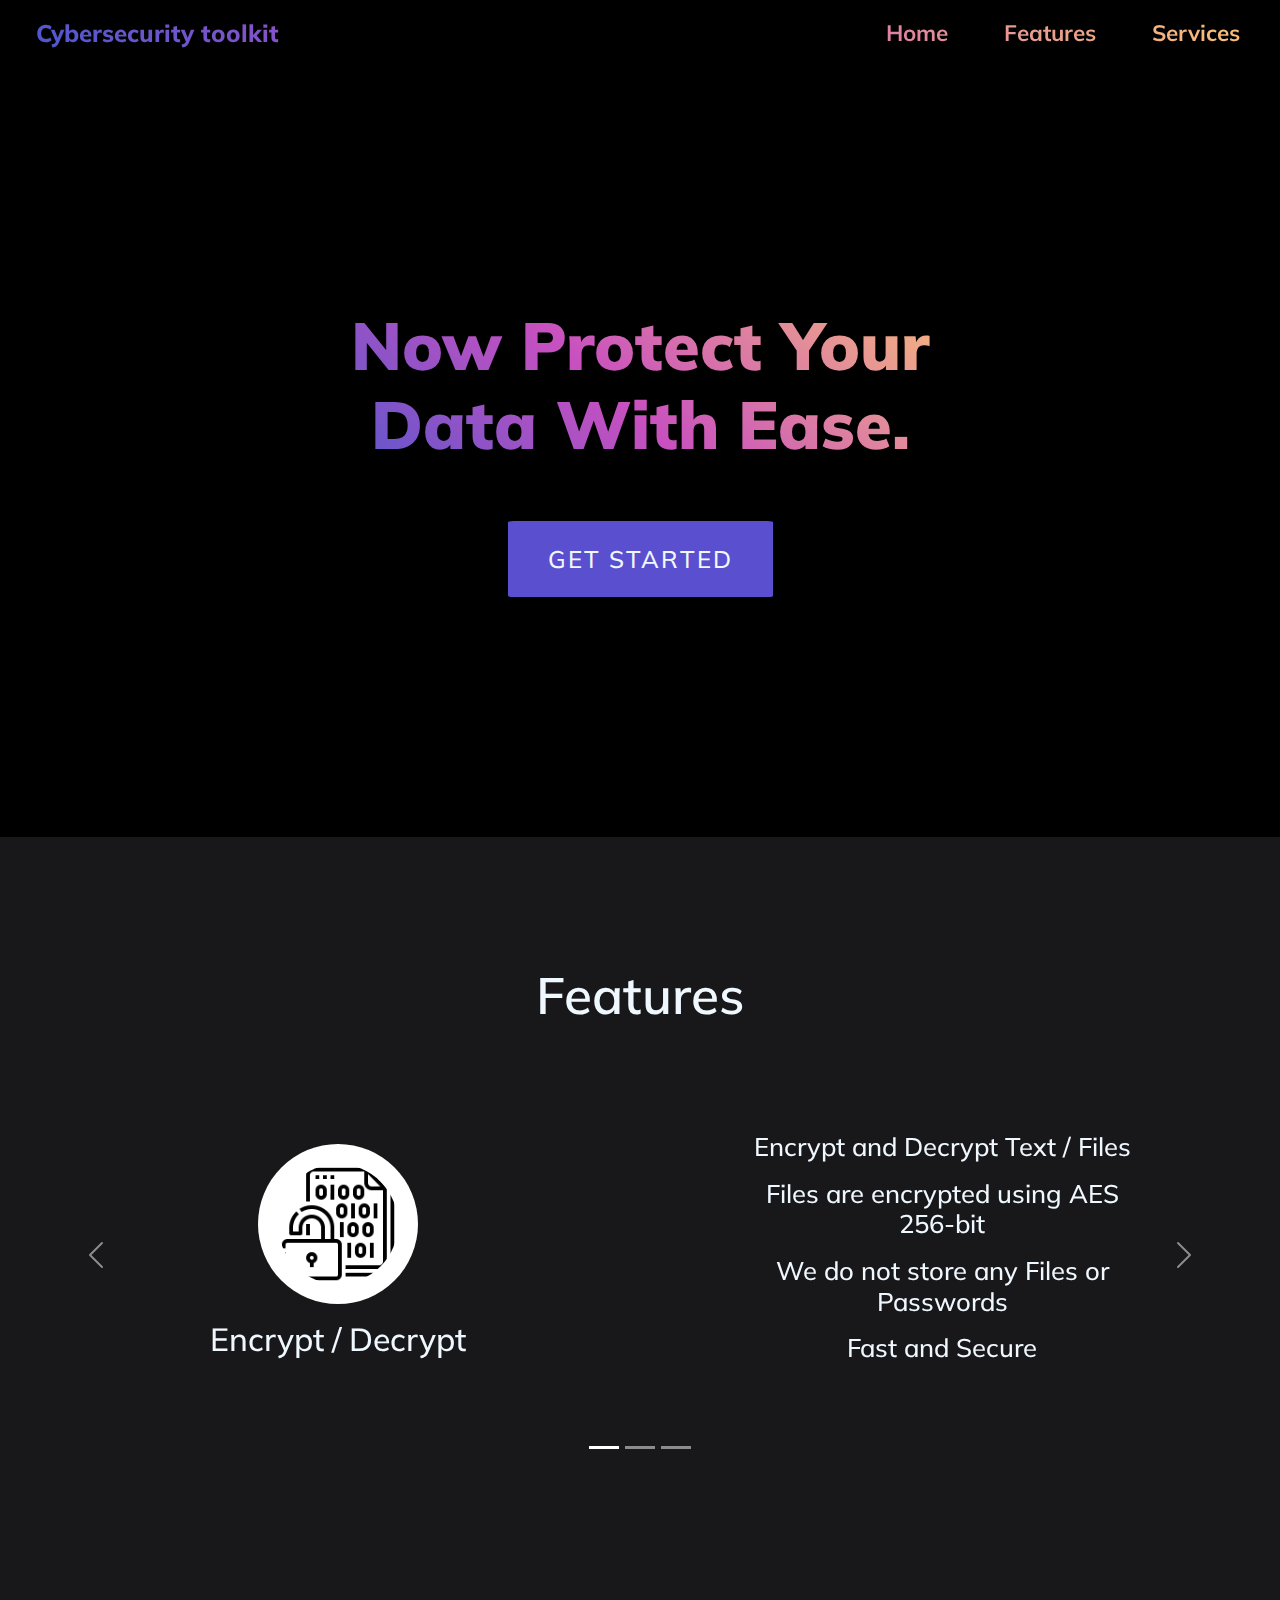
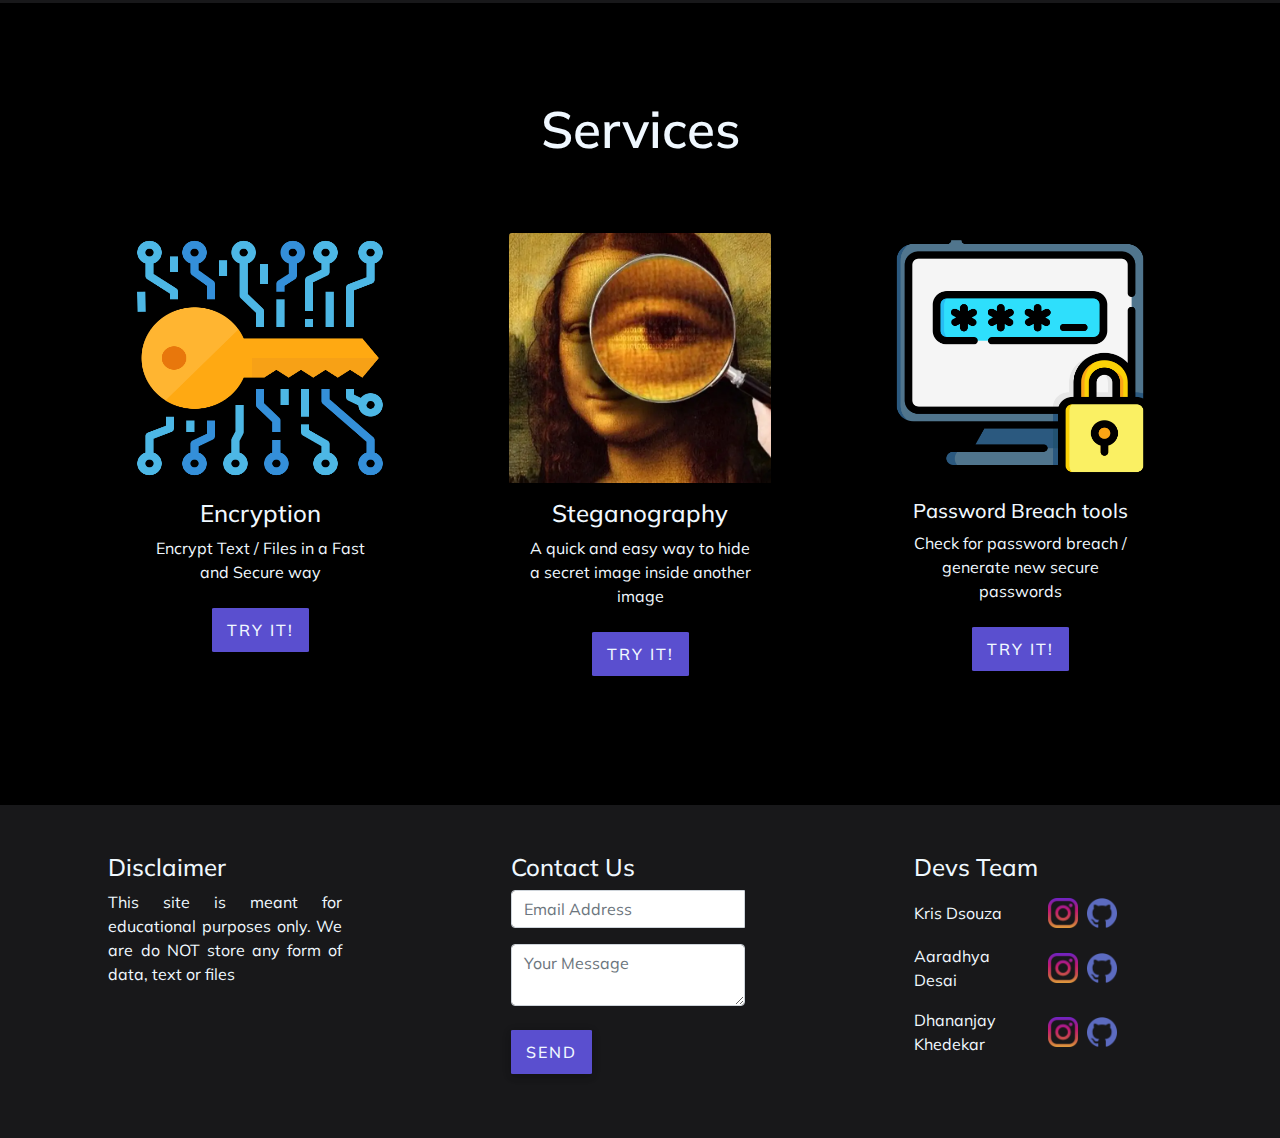
<file: landing-page1/index.html>
<!DOCTYPE html>
<html lang="en">
  <head>
    <meta charset="UTF-8" />
    <meta http-equiv="X-UA-Compatible" content="IE=edge" />
    <meta name="viewport" content="width=device-width, initial-scale=1.0" />
    <link
      rel="stylesheet"
      href="https://fonts.googleapis.com/css?family=Muli:200,300,400,500,600,700,800,900&display=swap"
    />
    <link rel="stylesheet" type="text/css" href="../css/bootstrap.min.css" />
    <link
      rel="stylesheet"
      type="text/css"
      href="../landing-page1/css/styles.css"
    />
    <title>Cybersecurity toolkit</title>
  </head>
  <body>
    <nav class="navbar navbar-expand-lg navbar-dark bg-dark">
      <div class="container-fluid">
        <a class="ms-4 navbar-brand" href="#">Cybersecurity toolkit</a>
        <button
          class="navbar-toggler"
          type="button"
          data-bs-toggle="collapse"
          data-bs-target="#navbarNavAltMarkup"
          aria-controls="navbarNavAltMarkup"
          aria-expanded="false"
          aria-label="Toggle navigation"
        >
          <span class="navbar-toggler-icon"></span>
        </button>
        <div class="collapse navbar-collapse" id="navbarNavAltMarkup">
          <div class="navbar-nav ms-auto">
            <a class="nav-link active" aria-current="page" href="#Home">Home</a>
            <a class="nav-link" href="#Features">Features</a>
            <a class="nav-link" href="#Services">Services</a>
           
          </div>
        </div>
      </div>
    </nav>

    <section id="Home">
      <div class="container-fluid home-container">
        <div class="row align-items-center">
          <h1>Now Protect Your Data With Ease.</h1>
          <div class="started mt-5 text-center">
            <button
              class="bttn-dark"
              onclick="location.href='#Features'"
              type="button"
            >
              Get Started
            </button>
          </div>
        </div>
      </div>
    </section>
  
  
    <section id="Features">
      <div class="f-cont">
     
        <h1 class="text-center features-h1">Features</h1>
  
        <div
          id="carouselExampleIndicators"
          class="carousel slide"
          data-bs-ride="carousel"
          data-bs-interval="4000"
        >
          <div class="carousel-indicators">
            <button
              type="button"
              data-bs-target="#carouselExampleIndicators"
              data-bs-slide-to="0"
              class="active"
              aria-current="true"
              aria-label="Slide 1"
            ></button>
            <button
              type="button"
              data-bs-target="#carouselExampleIndicators"
              data-bs-slide-to="1"
              aria-label="Slide 2"
            ></button>
            <button
              type="button"
              data-bs-target="#carouselExampleIndicators"
              data-bs-slide-to="2"
              aria-label="Slide 3"
            ></button>
          </div>
          <div class="carousel-inner">
            <div class="carousel-item active">
              <div class="mt-5 mb-5 px-5 py-5 features-cont">
                <div class="row d-flex align-items-center">
                  <div class="col-12 col-md-6 text-center">
                    <img
                      src="./images/encryption.png"
                      class="img-thumbnail"
                      alt="..."
                    />
                    <h2 class="mt-3">Encrypt / Decrypt</h2>
                  </div>
                  <div class="col-12 col-md-6 text-center ">
                    <h2> 
                      <ul class="mx-5 px-5 c-text">
                        <p>Encrypt and Decrypt Text / Files</p>
                        <p>Files are encrypted using AES 256-bit</p>
                        <p>We do not store any Files or Passwords</p>
                        <p>Fast and Secure</p>
                      </ul>
                    </h2>
                  </div>
                </div>
              </div>
            </div>
            <div class="carousel-item">
              <div class="mt-5 mb-5 px-5 py-5 features-cont">
                <div class="row d-flex align-items-center">
                  <div class="col-12 col-md-6 text-center">
                    <img
                      src="./images/hide.png"
                      class="img-thumbnail"
                      alt="..."
                    />
                    <h2 class="mt-3">Image Steganography</h2>
                  </div>
                  <div class="col-12 col-md-6 text-center ">
                    <h2>
                      <ul class="mx-5 px-5 c-text">
                        <p>Hide an image within other image</p>
                        <p>Extract hidden image from other image</p>
                        <p>LSB steganography Algorithm</p>
                        <p>Download hidden images / Extracted image</p>
                      </ul>
                    </h2>
                  </div>
                </div>
              </div>
            </div>
            <div class="carousel-item">
              <div class="mt-5 mb-5 px-5 py-5 features-cont">
                <div class="row d-flex align-items-center">
                  <div class="col-12 col-md-6 text-center">
                    <img
                      src="./images/breach.png"
                      class="img-thumbnail"
                      alt="..."
                    />
                    <h3 class="mt-3">Password Breach Detection</h3>
                  </div>
                  <div class="col-12 col-md-6 text-center ">
                    <h2>
                      <ul  class="mx-5 px-5 mb-4 c-text">
                        <p>Checks if Password has been breached</p>
                        <p>Test the strength of a password</p>
                        <p>Generate New and Secure</p>
                        <p>We do not log or store passwords</p>
                      </ul>
                    </h2>
                  </div>
                </div>
              </div>
            </div>
          </div>
          <button
            class="carousel-control-prev"
            type="button"
            data-bs-target="#carouselExampleIndicators"
            data-bs-slide="prev"
          >
            <span class="carousel-control-prev-icon" aria-hidden="true"></span>
            <span class="visually-hidden">Previous</span>
          </button>
          <button
            class="carousel-control-next"
            type="button"
            data-bs-target="#carouselExampleIndicators"
            data-bs-slide="next"
          >
            <span class="carousel-control-next-icon" aria-hidden="true"></span>
            <span class="visually-hidden">Next</span>
          </button>
        </div>
      </div>
    </section>
  
    <section id="Services">
      <div class="container s-cont text-center">
        <div class="row justify-content-center text-center justify-content-around">
        <h1 class="text-center features-h1 mb-5">Services</h1>
          <div class="card pt-4" style="width: 18rem">
            <img src="./images/enc.png" class="card-img-top" alt="..." />
            <div class="card-body">
              <h4 class="card-title">Encryption</h4>
              <p class="card-text">
                Encrypt Text / Files in a Fast and Secure way
              </p>
              <div class="services-btn mt-4 text-center">
    
                <button
                data-bs-toggle="modal" data-bs-target="#exampleModal"
                  class="bttn-dark"
                  
                  type="button"
                >
                  Try it!
                </button>
              </div>
              
            </div>
          </div>
  
          <div class="card pt-4" style="width: 18rem">
            <img src="./images/steag.png" class="card-img-top" alt="..." />
            <div class="card-body">
              <h4 class="card-title">Steganography</h4>
              <p class="card-text">
                A quick and easy way to hide a secret image inside another image
              </p>
              <div class="services-btn mt-4 text-center">
                <a href="../comp/staego/index.html" target="_blank">
                  <button
                  class="bttn-dark"
                  type="button"
                >
                  Try it!
                </button>
                </a>
                
              </div>
            </div>
          </div>
  
          <div class="card card-l pt-4" style="width: 18rem">
            <img src="./images/password.png" class="card-img-top" alt="..." />
            <div class="card-body">
              <h5 class="card-title">Password Breach tools</h5>
              <p class="card-text">
                Check for password breach / generate new secure passwords
              </p>
              <div class="services-btn mt-4 text-center">
                <a href="../comp/pass/index.html" target="_blank">
                <button
                  class="bttn-dark"
                  type="button"
                
                >
                  Try it!
                </button>
              </a>
              </div>
            </div>
          </div>
        </div>
      </div>
    </section>
   

    <section id="Footer">
      <div class="foot-cont px-5 py-5 ">
        <div class="row text-center justify-content-around">
          <div class="col-sm-4 col-12 dis-text">
            <h4>Disclaimer</h4>
            <p>
                This site is meant for educational purposes only. We are do NOT store any form of data, text or files
            </p>
          </div>


          <div class="col-sm-4 col-12 dis-text dis1 mb-3">
            <h4>Contact Us</h4>
            <form action="https://formsubmit.co/a29fb6bd62eed990f98fec92450db65c" method="POST">
              <div class="input-group mb-3">
              <input  class="form-control" type="email" name="email" placeholder="Email Address" required>
              <input type="hidden" name="_next" value="https://cypher-inc.github.io/major-pro/landing-page1/thankyou.html">
              <input type="hidden" name="_autoresponse" value="Thank you for your interest! Your Message has been recieved. Our team will contact you soon">
           </div>



              <div class="input-group mb-3">
              <textarea type="text" class="form-control" name="name" placeholder="Your Message" required></textarea>
                </div>
              <div class="services-btn send-btn mt-4 text-center">
                <button class="bttn-dark" type="submit">Send</button>
              </div>
         </form>
<!-- 
         <form action="https://formsubmit.co/godofxandar@gmail.com" method="POST">
          <input type="email" name="email" required>
          <input type="text" name="name" required>
          <button type="submit">Send</button>
     </form> -->
          </div>


          <div class="col-sm-4 col-12 dis-text dis1">
            <h4 class="mb-3">Devs Team</h4>
            <div class="row align-items-center justify-content-center my-3">
              <div class="col-6">
                  Kris Dsouza
              </div>
              <div class="col-6 icon-div">
                <a href="https://www.instagram.com/kris_withh_a_k/" target="_blank"><img src="./images/instagram.png" class="icon" alt="..." /></a>
                <a href="https://github.com/Cypher-inc" target="_blank"><img src="./images/github.png" class="icon" alt="..." /></a>
              </div>
            </div>


            <div class="row align-items-center justify-content-center my-3">
              <div class="col-6 ">
                  Aaradhya Desai
              </div>
              <div class="col-6">
                <a href="https://www.instagram.com/desai_aaradhya/" target="_blank"><img src="./images/instagram.png" class="icon" alt="..." /></a>
                <img src="./images/github.png" class="icon" alt="..." />
              </div>
            </div>
          

            <div class="row  align-items-center justify-content-center my-3">
              <div class="col-6">
                  Dhananjay Khedekar
              </div>
              <div class="col-6">
                <a href="https://www.instagram.com/dhananjay__khedkar/" target="_blank"><img src="./images/instagram.png" class="icon" alt="..." /></a>
                <img src="./images/github.png" class="icon" alt="..." />
              </div>
            </div>

          </div>
        </div>

        </div>
      </div>
  
    </section>

    <!-- //////////////Scroll btn//////////////// -->
    <button
    type="button"
    class="btn btn-floating btn-lg scroll-top-btn"
    id="btn-back-to-top"
    >
  <!-- <i class="fas fa-arrow-up"></i> -->
  <img src="./images/arrow-up.svg" alt="..." width="25" height="30"/>

  </button>



    <!-- ///////////////Modal/////////////////// -->
    <section id="modal1">
<!-- Button trigger modal -->

<!-- Modal -->
<div class="modal fade" id="exampleModal" tabindex="-1" aria-labelledby="exampleModalLabel" aria-hidden="true">
  <div class="modal-dialog modal-dialog-centered">
    <div class="modal-content">
      <div class="modal-header text-center align-items-center">
        <div class="col-11">
          <!-- <h5 class="modal-title" id="exampleModalLabel">Modal title</h5> -->
          <h5 class="modal-title">Choose Encryption</h5>
        </div>
        <div class="col-1">
          <button type="button" class="btn btn-close" data-bs-dismiss="modal" aria-label="Close"></button>
        </div>
      </div>
      <div class="modal-body">
        <p>Choose the type of encryption you want to perform:</p>
        <ul>
          <li>
            For Text ONLY choose "Text"

          </li>
        <li>
          For Files, Images, etc choose "File"
        </li>
      </ul>

      </div>
      <div class="row m-footer text-center pb-3">
        <div class="col-6">
          <a href="../comp/text/index.html" target="_blank">
            <button type="button" class="btn text-btn" data-bs-dismiss="modal">Text</button>

          </a>

        </div>
        <div class="col-6">
          <a href="../comp/file/index.html" target="_blank">
          <button type="button" class="btn file-btn">Files</button>
          </a>

        </div>
      </div>
    </div>
  </div>
    </section>

    <script src="../landing-page1/js/scripts.js"></script>
    <script src="https://ajax.googleapis.com/ajax/libs/jquery/2.2.2/jquery.min.js"></script>
    <!-- <script
      src="https://cdn.jsdelivr.net/npm/bootstrap@5.0.2/dist/js/bootstrap.bundle.min.js"
      integrity="sha384-MrcW6ZMFYlzcLA8Nl+NtUVF0sA7MsXsP1UyJoMp4YLEuNSfAP+JcXn/tWtIaxVXM"
      crossorigin="anonymous"
    ></script> -->
    <script src="../js/bootstrap.bundle.min.js"></script>
  </body>
</html>
</file>
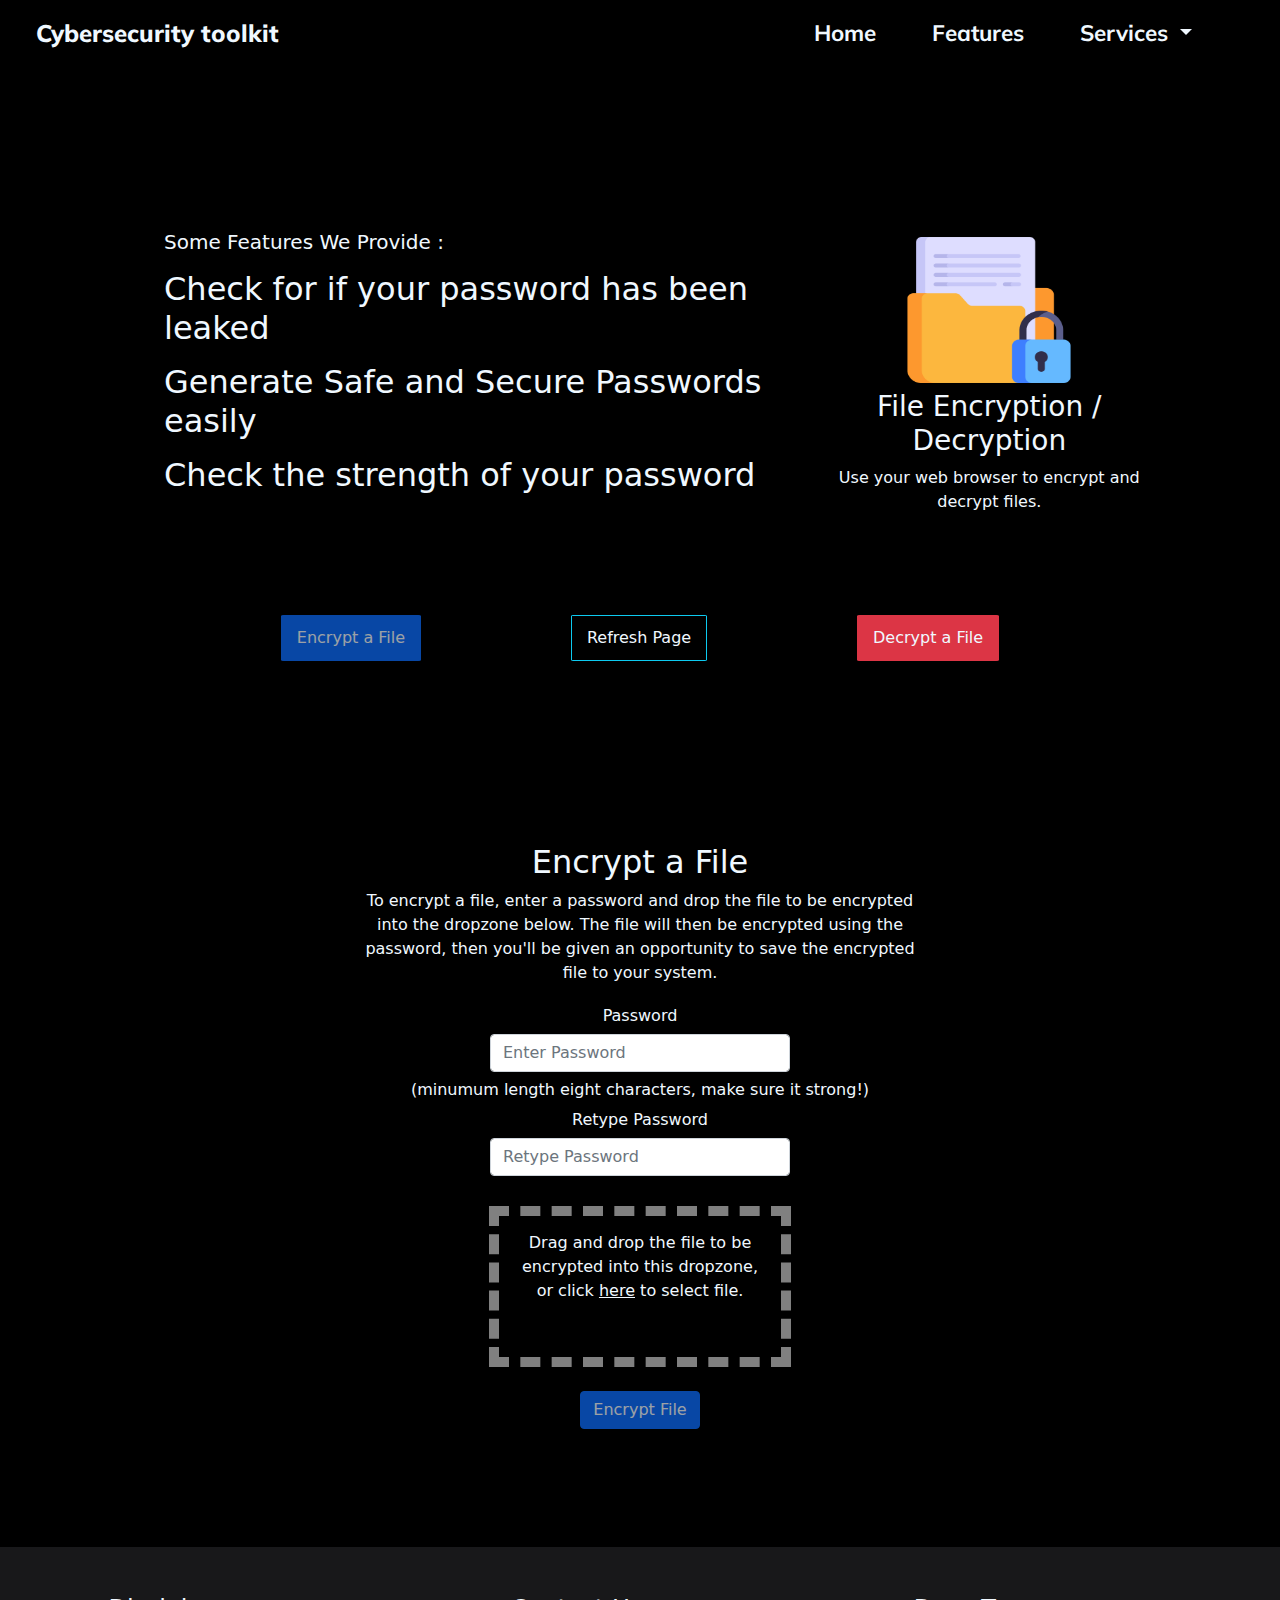
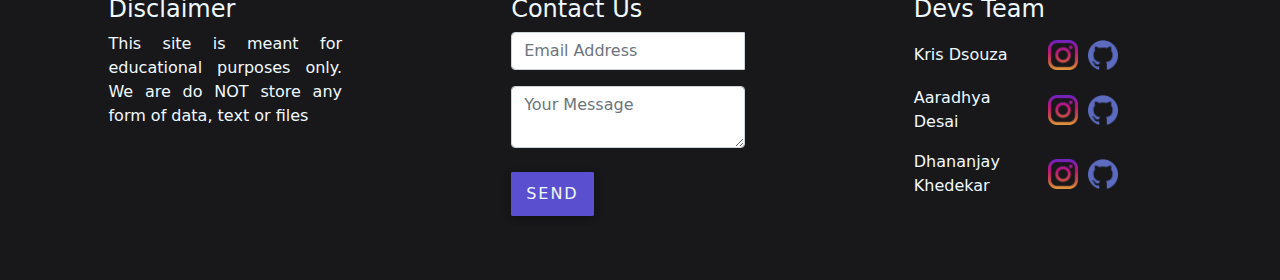
<file: comp/file/index.html>
<!DOCTYPE html>
<html lang="en">
  <head>
    <meta charset="UTF-8" />
    <meta http-equiv="X-UA-Compatible" content="IE=edge" />
    <meta name="viewport" content="width=device-width, initial-scale=1.0" />
    <title>File Encryption / Decryption</title>
    <link
      rel="stylesheet"
      href="https://fonts.googleapis.com/css?family=Muli:200,300,400,500,600,700,800,900&display=swap"
    />
    <link rel="stylesheet" type="text/css" href="./css/styles.css" />
    <link rel="stylesheet" href="../../css/bootstrap.min.css" />
  </head>

  <body>
    <section id="navbar">
      <nav class="navbar navbar-expand-lg navbar-dark">
        <div class="container-fluid">
          <a class="ms-4 navbar-brand" href="../../landing-page1/index.html">Cybersecurity toolkit</a>
          <button
            class="navbar-toggler"
            type="button"
            data-bs-toggle="collapse"
            data-bs-target="#navbarNavAltMarkup"
            aria-controls="navbarNavAltMarkup"
            aria-expanded="false"
            aria-label="Toggle navigation"
          >
            <span class="navbar-toggler-icon"></span>
          </button>
          <div class="collapse navbar-collapse" id="navbarNavAltMarkup">
            <div class="navbar-nav ms-auto me-5 align-items-center">
              <a class="nav-link active" aria-current="page" href="#Home"
                >Home</a
              >
              <a class="nav-link" href="#Generator">Features</a>
              <!-- <a class="nav-link dropdown-toggle" href="#" role="button" data-bs-toggle="dropdown" aria-expanded="false">
                      Services
                  </a> -->
              <li class="nav-item dropdown">
                <a
                  class="nav-link dropdown-toggle"
                  href="#"
                  id="navbarDropdown"
                  role="button"
                  data-bs-toggle="dropdown"
                  aria-expanded="false"
                >
                  Services
                </a>
                <ul
                  class="dropdown-menu ms-auto"
                  aria-labelledby="navbarDropdown"
                >
                  <li><a class="dropdown-item" href="../text/index.html">Text Enc/Dec</a></li>
                  <li><a class="dropdown-item" href="../pass/index.html">Pass-tools</a></li>
                  <li><a class="dropdown-item" href="../staego/index.html">Image Staeg</a></li>

                </ul>
              </li>
            </div>
          </div>
        </div>
      </nav>
    </section>

    <section id="Home">
      <div class="container-fluid mt-4 Home">
        <div class="row">
          <div class="col-md-4 order-md-last col-12 text-center align-items-center ">
            <img
              src="data.png"
              alt="File Enc/Dec"
              style="width:180px;height:160px;"
            />
            <h3>File Encryption / Decryption</h3>
            <p>Use your web browser to encrypt and decrypt files.</p>
          </div>
          <div class="col-md-8 order-md-first col-12 ps-5">
              <h5 class="mb-3">Some Features We Provide :</h5>
              <h2 class="mb-3">Check for if your password has been leaked</h2>
              <h2 class="mb-3">Generate Safe and Secure Passwords easily</h2>

              <h2 class="mb-3">Check the strength of your password</h2>
          </div>
        </div>
        <div class="btn-Class d-flex justify-content-evenly divTableCell">
          <a href="#enc">
            <div class="services-btn1 send-btn">
              <!-- <button class="bttn-dark" type="submit">Send</button> -->
            <button
              type="btn"
              class="btn btn-primary"
              id="btnDivEncrypt"
              onClick="javascript:switchdiv('encrypt');"
            >
              Encrypt a File
            </button>
          </div>

          </a>
          <div class="services-btn1 send-btn">
            <button
            id="btnRefresh"
            class="btn btn-outline-info"
            onClick="javascript:location.reload();"
          >
            Refresh Page
          </button>
            </div>

          
            <div class="services-btn1 send-btn">
              <a href="#dec">
                <button
                class="btn btn-danger"
                id="btnDivDecrypt"
                onClick="javascript:switchdiv('decrypt');"
              >
                Decrypt a File
              </button>
              </a>

</div>
          
         
        </div>
      </div>
    </section>

    <section id="enc"></section>
    <div class="container enc-cont" id="divEncryptfile">
      <div class="row">
        <h2>Encrypt a File</h2>
        <p class="enc-p">
          To encrypt a file, enter a password and drop the file to be encrypted
          into the dropzone below. The file will then be encrypted using the
          password, then you'll be given an opportunity to save the encrypted
          file to your system.
        </p>

        <div class="divTable">
          <div class="divTableBody">
            <div class="divTableRow">
              <div class="divTableCell">Password</div>
              <div class="divTableCell">
                <input
                  class="form-control"
                  id="txtEncpassphrase"
                  type="password"
                  placeholder="Enter Password"
                  size="30"
                  onkeyup="javascript:encvalidate();"
                  value=""
                />
              </div>
              <div class="divTableCell">
                (minumum length eight characters, make sure it strong!)
              </div>
            </div>
            <div class="divTableRow">
              <div class="divTableCell">Retype Password</div>
              <div class="divTableCell">
                <input
                  id="txtEncpassphraseretype"
                  placeholder="Retype Password"
                  class="form-control"
                  type="password"
                  size="30"
                  onkeyup="javascript:encvalidate();"
                  value=""
                />
              </div>
              <div class="divTableCell">
                <span class="greenspan" id="spnCheckretype"></span>
              </div>
            </div>
          </div>
        </div>

        <p></p>

        <div class="align-items-center">
          <div
            class="dropzone"
            id="encdropzone"
            ondrop="drop_handler(event);"
            ondragover="dragover_handler(event);"
            ondragend="dragend_handler(event);"
          >
            <p>
              Drag and drop the file to be encrypted into this dropzone, or
              click
              <a onclick="javascript:encfileElem.click();"
                ><u>here</u></a
              >
              to select file.
            </p>
            <p><span id="spnencfilename"></span></p>
          </div>
          <input
            type="file"
            id="encfileElem"
            style="display: none"
            onchange="selectfile(this.files)"
          />
        </div>

        <p></p>

        <div class="divTable">
          <div class="divTableBody">
            <div class="divTableRow">
              <div class="divTableCell">
                <button
                  id="btnEncrypt"
                  class="btn btn-primary "
                  onclick="javascript:encryptfile();"
                  disabled
                >
                  Encrypt File
                </button>
              </div>
              <div class="divTableCell"><span id="spnEncstatus"></span></div>
            </div>
          </div>
        </div>

        <p></p>

        <div>
          <a id="aEncsavefile" hidden
            ><button class="btn btn-info">Save Encrypted File</button></a
          >
        </div>

        <p></p>
      </div>

    </div>

    <!-- //////////////////////////////////////// -->

    <!-- <div class="container">
      <hr />
    </div> -->
<section id="dec">
  <div class="container enc-cont" id="divDecryptfile">
    <div class="row">
      <h2>Decrypt a File</h2>
      <p class="enc-p">
        Decrypt a file using the password that was previously used to encrypt
        the file. After the file is decrypted, you'll be given an opportunity
        to save the decrypted file to your system.
      </p>

      <div class="divTable">
        <div class="divTableBody">
          <div class="divTableRow">
            <div class="divTableCell">Password</div>
            <div class="divTableCell">
              <input
                class="form-control"
                placeholder="Enter Password"
                id="txtDecpassphrase"
                type="password"
                size="30"
                onkeyup="javascript:decvalidate();"
                value=""
              />
            </div>
          </div>
        </div>
      </div>

      <p></p>

      <div>
        <div
          class="dropzone"
          id="decdropzone"
          ondrop="drop_handler(event);"
          ondragover="dragover_handler(event);"
          ondragend="dragend_handler(event);"
        >
          <p>
            Drag and drop file to be decrypted into this dropzone, or click
            <a role="button" onclick="javascript:decfileElem.click();"
              ><u>here</u></a
            >
            to select file.
          </p>
          <p><span id="spndecfilename"></span></p>
        </div>
        <input
          type="file"
          id="decfileElem"
          style="display: none"
          onchange="selectfile(this.files)"
        />
      </div>

      <p></p>

      <div class="divTable">
        <div class="divTableBody">
          <div class="divTableRow">
            <div class="divTableCell">
              <button
                id="btnDecrypt"
                class="btn btn-danger"
                onclick="javascript:decryptfile();"
                disabled
              >
                Decrypt File
              </button>
            </div>
            <div class="divTableCell"><span id="spnDecstatus"></span></div>
          </div>
        </div>
      </div>

      <p></p>

      <div>
        <a id="aDecsavefile" hidden
          ><button class="btn btn-info">Save Decrypted File</button></a
        >
      </div>

      <p></p>
    </div>
    <!-- <hr />

    <h6>
      This site is for educational use. Entered Files / Texts / passwords are
      not logged.
    </h6> -->
  </div>
</section>


  

    
<section id="Footer">
  <div class="foot-cont px-5 py-5 ">
    <div class="row text-center justify-content-around">
      <div class="col-sm-4 col-12 dis-text">
        <h4>Disclaimer</h4>
        <p>
            This site is meant for educational purposes only. We are do NOT store any form of data, text or files
        </p>
      </div>



      <div class="col-sm-4 col-12 dis-text dis1 mb-3">
        <h4>Contact Us</h4>
        <form action="https://formsubmit.co/a29fb6bd62eed990f98fec92450db65c" method="POST">
          <div class="input-group mb-3">
          <input  class="form-control" type="email" name="email" placeholder="Email Address" required>
          <input type="hidden" name="_next" value="https://cypher-inc.github.io/major-pro/landing-page1/thankyou.html">
          <input type="hidden" name="_autoresponse" value="Thank you for your interest! Your Message has been recieved. Our team will contact you soon">
       </div>



          <div class="input-group mb-3">
          <textarea type="text" class="form-control" name="name" placeholder="Your Message" required></textarea>
            </div>
          <div class="services-btn send-btn mt-4">
            <button class="bttn-dark" type="submit">Send</button>
          </div>
     </form>

      </div>


      <div class="col-sm-4 col-12 dis-text dis1">
        <h4 class="mb-3">Devs Team</h4>
        <div class="row align-items-center justify-content-center my-3">
          <div class="col-6">
              Kris Dsouza
          </div>
          <div class="col-6 icon-div">
            <a href="https://www.instagram.com/kris_withh_a_k/" target="_blank"><img src="../../landing-page1/images/instagram.png" class="icon" alt="..." /></a>
            <a href="https://github.com/Cypher-inc" target="_blank"><img src="../../landing-page1/images/github.png" class="icon" alt="..." /></a>
          </div>
        </div>


        <div class="row align-items-center justify-content-center my-3">
          <div class="col-6 ">
              Aaradhya Desai
          </div>
          <div class="col-6">
            <a href="https://www.instagram.com/desai_aaradhya/" target="_blank"><img src="../../landing-page1/images/instagram.png" class="icon" alt="..." /></a>
            <img src="../../landing-page1/images/github.png" class="icon" alt="..." />
          </div>
        </div>
      

        <div class="row  align-items-center justify-content-center my-3">
          <div class="col-6">
              Dhananjay Khedekar
          </div>
          <div class="col-6">
            <a href="https://www.instagram.com/dhananjay__khedkar/" target="_blank"><img src="../../landing-page1/images/instagram.png" class="icon" alt="..." /></a>
            <img src="../../landing-page1/images/github.png" class="icon" alt="..." />
          </div>
        </div>

      </div>
    </div>

    </div>
  </div>

</section>


<!-- //////////////Scroll btn//////////////// -->
<button
type="button"
class="btn btn-floating btn-lg scroll-top-btn"
id="btn-back-to-top"
>
<!-- <i class="fas fa-arrow-up"></i> -->
<img src="../../landing-page1/images/arrow-up.svg" alt="..." width="25" height="30"/>

</button>

  </body>
  <script type="text/javascript" src="./js/scripts.js"></script>
  <script src="../../js/bootstrap.bundle.min.js"></script>
</html>
</file>
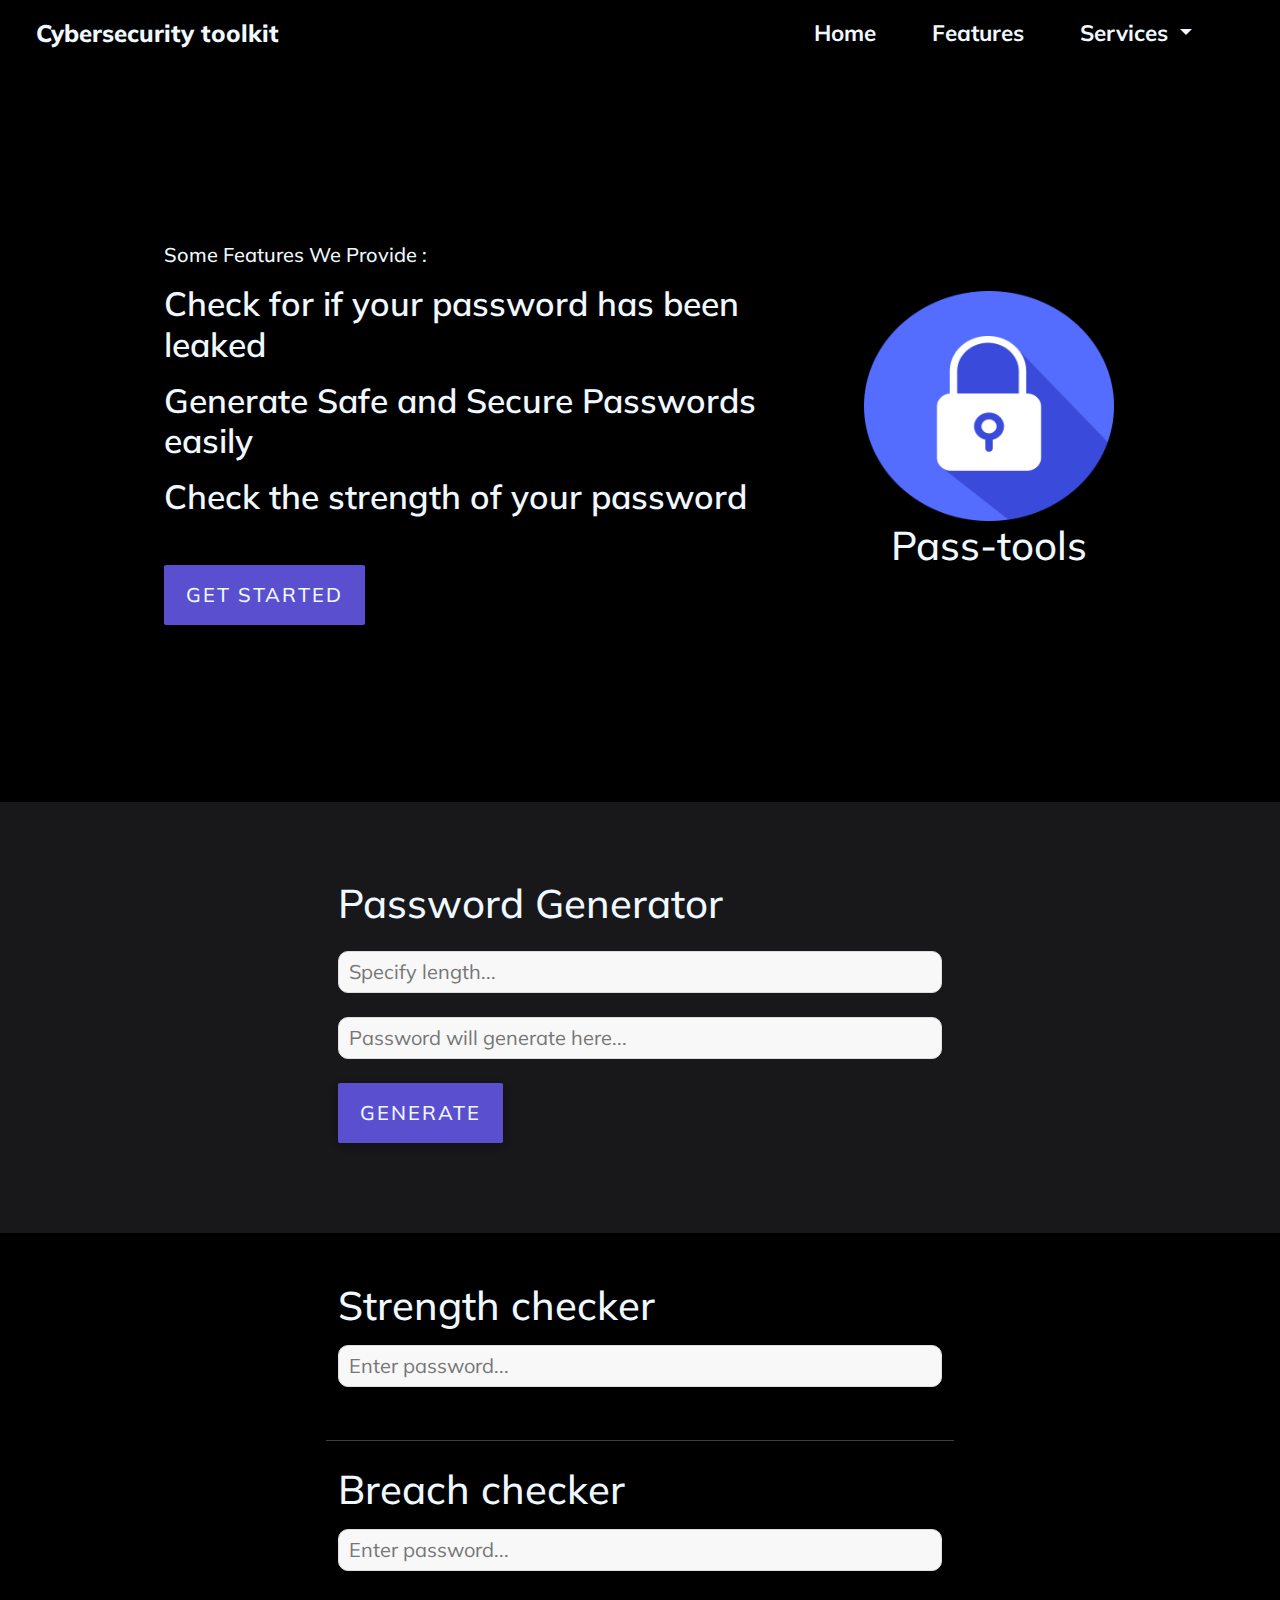
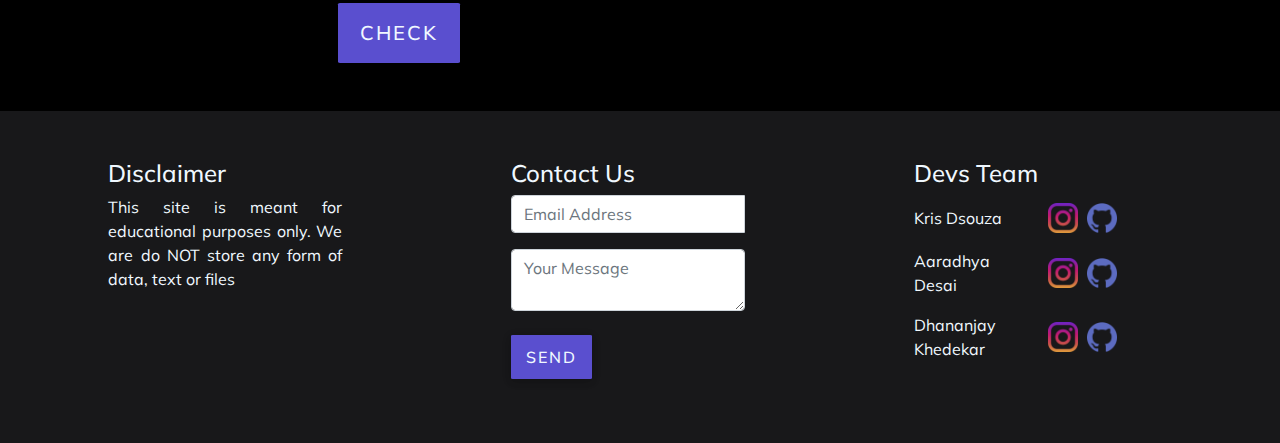
<file: comp/pass/index.html>
<!DOCTYPE html>
<html lang="en">
<head>
	<title>Pass-tools- Some handy password tools.</title>
	<meta charset="UTF-8" />
    <meta name="viewport" content="width=device-width, initial-scale=1">
    <link
    rel="stylesheet"
    href="https://fonts.googleapis.com/css?family=Muli:200,300,400,500,600,700,800,900&display=swap"
  />
    <link rel="shortcut icon" href="images/favicon.ico" type="image/x-icon">
	<link rel="stylesheet" type="text/css" href="../../css/bootstrap.min.css">
	<link rel="stylesheet" type="text/css" href="css/styles.css">
</head>

<body>
<section id="navbar">
    <nav class="navbar navbar-expand-lg navbar-dark bg-dark">
        <div class="container-fluid">
          <a class="ms-4 navbar-brand" href="../../landing-page1/index.html">Cybersecurity toolkit</a>
          <button
            class="navbar-toggler"
            type="button"
            data-bs-toggle="collapse"
            data-bs-target="#navbarNavAltMarkup"
            aria-controls="navbarNavAltMarkup"
            aria-expanded="false"
            aria-label="Toggle navigation"
          >
        
            <span class="navbar-toggler-icon"></span>
          </button>
          <div class="collapse navbar-collapse" id="navbarNavAltMarkup">
            <div class="navbar-nav ms-auto me-5 align-items-center">
              <a class="nav-link active" aria-current="page" href="#Home">Home</a>
              <a class="nav-link" href="#Generator">Features</a>
                <!-- <a class="nav-link dropdown-toggle" href="#" role="button" data-bs-toggle="dropdown" aria-expanded="false">
                    Services
                </a> -->
                <li class="nav-item dropdown">
                    <a class="nav-link dropdown-toggle" href="#" id="navbarDropdown" role="button" data-bs-toggle="dropdown" aria-expanded="false">
                      Services
                    </a>
                    <ul class="dropdown-menu ms-auto" aria-labelledby="navbarDropdown">
                      <li><a class="dropdown-item" href="../text/index.html">Text Enc/Dec</a></li>
                      <li><a class="dropdown-item" href="../file/index.html">File Enc/Dec</a></li>
                      <li><a class="dropdown-item" href="../staego/index.html">Image Staeg</a></li>
                    </ul>
                  </li>
             
            </div>
          </div>
        </div>
      </nav>

</section>


<section id="Home">
    <div class="container-fluid my-4 py-5 px-5 home-c">
        <div class="row align-items-center">
        
            <div class="col-md-4 order-md-last col-12 text-center">
                <img src="images/padlock.png" alt="PassCheck logo" style="width:250px;height:230px;">
                <h1>Pass-tools</h1>
            </div>
                  
            <div class="col-md-8 order-md-first col-12 ps-5">
                <div class="home-t">
                    <h5 class="mb-3">Some Features We Provide :</h5>
                        <h1 class="mb-3">
                            Check for if your password has been leaked
                        </h1>
                        <h1 class="mb-3">
                            Generate Safe and Secure Passwords easily
                        </h1>
                        
                        <h1 class="mb-3">
                            Check the strength of your password
                        </h1>
                </div>
                
                <div class="started mt-5 text-center">
                    <a href="#Generator">
                        <button
                        class="bttn-dark"
                        type="button"
                      >
                        Get Started
                      </button>
                    </a>
                    
                  </div>
            </div>
         
        </div>
    </div>
</section>
   

<section id="Generator">
    <div class="container-fluid gen-c">
        <div class="row gen-r">
            <h1 class="mb-4">Password Generator</h1>
            <form action="" name="passGen">
                <input type="text" name="length" size="3" value="" placeholder="Specify length..." class="input">
            <br><br>
                <input type="text" name="output" size="18" placeholder="Password will generate here..." class="output">
            <br><br>
            <div class="started  text-center">
                    <button
                    class="bttn-dark"
                    onclick="populate(this.form.length.value)"
                    type="button"
                  >
                    Generate
                  </button>
                
              </div>
            <!-- <input type="button" value="Generate" onclick="populate(this.form.length.value)"/> -->
            </form>
            </main>
            <script src="js/generator.js"></script>
        </div>
    </div>

</section>

<section id="Strength Checker">
    <div class="container-fluid my-5">
        <div class="row gen-r">
            <h1 class="mb-3">Strength checker</h1>
            <form action="#">
        <input id="password-box" class="" placeholder="Enter password..." type="password" />
            </form>
        <!-- <input id="password-box" class="" placeholder="Enter password..." type="password" /> -->
            <div class="pass-info mt-3">
                <h3 class="text-center my-2"><div id="password-time" class="hsimp-time"></div></h3>
                <ul id="password-checks" class="hsimp-checks"></ul>	  
            </div>
     
            <script src="js/hsimp.min.js"></script>	 
        <script>
                (function (doc) {
                    var passwordInput = doc.getElementById("password-box"),
                        timeDiv = doc.getElementById("password-time"),
                        checksList = doc.getElementById("password-checks");
                    // Code to render the time returned by HSIMP
                    var renderTime = function (time, input) {
                        timeDiv.innerHTML = time || "";
            };
                    // Code to output the checks returned by HSIMP
                    var renderChecks = function (checks, input) {
                        checksList.innerHTML = "";
                        for (var i = 0, l = checks.length; i < l; i++) {
                            var li = doc.createElement("p"),
                                title = doc.createElement("h4"),
                                message = doc.createElement("blockquote");
                            title.innerHTML = checks[i].name;
                            li.appendChild(title);
                            message.innerHTML = checks[i].message;
                            li.appendChild(message);
                            checksList.appendChild(li);
                        }
                    };
                    // Setup the HSIMP object
                    var attachTo = hsimp({
                        options: {
                            calculationsPerSecond: 10e9, // 10 billion calculations per second
                            good: 31557600e9, // 1 billion years
                            ok: 31557600e3 // 1 thousand years
                        },
                        outputTime: renderTime,
                        outputChecks: renderChecks
                    });
                    // setup custom values for "instantly"/"forever"
                    hsimp.setDictionary({
                        "instantly": "Immediately",
                        "forever": "Until the end of time, probably",
                    });
                    // Run the HSIMP
                    attachTo(passwordInput);
                }(this.document));
            </script>



<hr class="my-4">
        <h1 class="mb-3">Breach checker</h1>
        <form id="passForm" action="#">
            <input type="password" placeholder="Enter password..." id="password" />
            <br>
            <br>
           
            <div class="started mt-2 text-center" >
                <button class="bttn-dark" type="submit" id="submitPass">Check</button>
              </div>
            <!-- <input type="submit" value="Check" id="submitPass"/> -->
        </form>
        <div id="result"></div>
	<script src="https://code.jquery.com/jquery-3.3.1.min.js" integrity="sha256-FgpCb/KJQlLNfOu91ta32o/NMZxltwRo8QtmkMRdAu8=" crossorigin="anonymous"></script>
    <script type="text/javascript" src="js/pwned.js" ></script>
    <script>
        let passwordInput = document.getElementById("password");
        let resultTarget = document.getElementById("result");
        let submitInput = document.getElementById("submitPass");
        let passwordChecker = new HIBP.HibpPassword(function(hash,count){
            resultTarget.innerHTML = '<br> <h4><blockquote>Your password has been found in <b>'+count+'</b> data breaches. For more information, visit <a href="https://www.haveibeenpwned.com">haveibeenpwned.com.</a>';
        });
		$("#passForm").submit(function(){
			let password = passwordInput.value;
            if(typeof password !== 'undefined' && password != ''){
                passwordChecker.GetPasswordOccurences(password);
            }
			return false;
		});
    </script>

        </div>

    </div>
</section>


<section id="Footer">
    <div class="foot-cont px-5 py-5 ">
      <div class="row text-center justify-content-around">
        <div class="col-sm-4 col-12 dis-text">
          <h4>Disclaimer</h4>
          <p>
              This site is meant for educational purposes only. We are do NOT store any form of data, text or files
          </p>
        </div>


        <div class="col-sm-4 col-12 dis-text dis1 mb-3">
          <h4>Contact Us</h4>
          <form action="https://formsubmit.co/a29fb6bd62eed990f98fec92450db65c" method="POST">
            <div class="input-group mb-3">
            <input  class="form-control" type="email" name="email" placeholder="Email Address" required>
            <input type="hidden" name="_next" value="https://cypher-inc.github.io/major-pro/landing-page1/thankyou.html">
            <input type="hidden" name="_autoresponse" value="Thank you for your interest! Your Message has been recieved. Our team will contact you soon">
         </div>


            <div class="input-group mb-3">
            <textarea type="text" class="form-control" name="name" placeholder="Your Message" required></textarea>
              </div>
            <div class="services-btn send-btn mt-4 text-center">
              <button class="bttn-dark" type="submit">Send</button>
            </div>
       </form>

        </div>


        <div class="col-sm-4 col-12 dis-text dis1">
          <h4 class="mb-3">Devs Team</h4>
          <div class="row align-items-center justify-content-center my-3">
            <div class="col-6">
                Kris Dsouza
            </div>
            <div class="col-6 icon-div">
              <a href="https://www.instagram.com/kris_withh_a_k/" target="_blank"><img src="../../landing-page1/images/instagram.png" class="icon" alt="..." /></a>
              <a href="https://github.com/Cypher-inc" target="_blank"><img src="../../landing-page1/images/github.png" class="icon" alt="..." /></a>
            </div>
          </div>


          <div class="row align-items-center justify-content-center my-3">
            <div class="col-6 ">
                Aaradhya Desai
            </div>
            <div class="col-6">
              <a href="https://www.instagram.com/desai_aaradhya/" target="_blank"><img src="../../landing-page1/images/instagram.png" class="icon" alt="..." /></a>
              <img src="../../landing-page1/images/github.png" class="icon" alt="..." />
            </div>
          </div>
        

          <div class="row  align-items-center justify-content-center my-3">
            <div class="col-6">
                Dhananjay Khedekar
            </div>
            <div class="col-6">
              <a href="https://www.instagram.com/dhananjay__khedkar/" target="_blank"><img src="../../landing-page1/images/instagram.png" class="icon" alt="..." /></a>
              <img src="../../landing-page1/images/github.png" class="icon" alt="..." />
            </div>
          </div>

        </div>
      </div>

      </div>
    </div>

  </section>

<!-- //////////////Scroll btn//////////////// -->
<button
type="button"
class="btn btn-floating btn-lg scroll-top-btn"
id="btn-back-to-top"
>
<!-- <i class="fas fa-arrow-up"></i> -->
<img src="../../landing-page1/images/arrow-up.svg" alt="..." width="25" height="30"/>

</button>


</body>
<script src="../../landing-page1/js/scripts.js"></script>
<script src="https://ajax.googleapis.com/ajax/libs/jquery/2.2.2/jquery.min.js"></script>
<!-- <script
      src="https://cdn.jsdelivr.net/npm/bootstrap@5.0.2/dist/js/bootstrap.bundle.min.js"
      integrity="sha384-MrcW6ZMFYlzcLA8Nl+NtUVF0sA7MsXsP1UyJoMp4YLEuNSfAP+JcXn/tWtIaxVXM"
      crossorigin="anonymous"
    ></script> -->
<script src="../../js/bootstrap.bundle.min.js"></script>



</html>
</file>
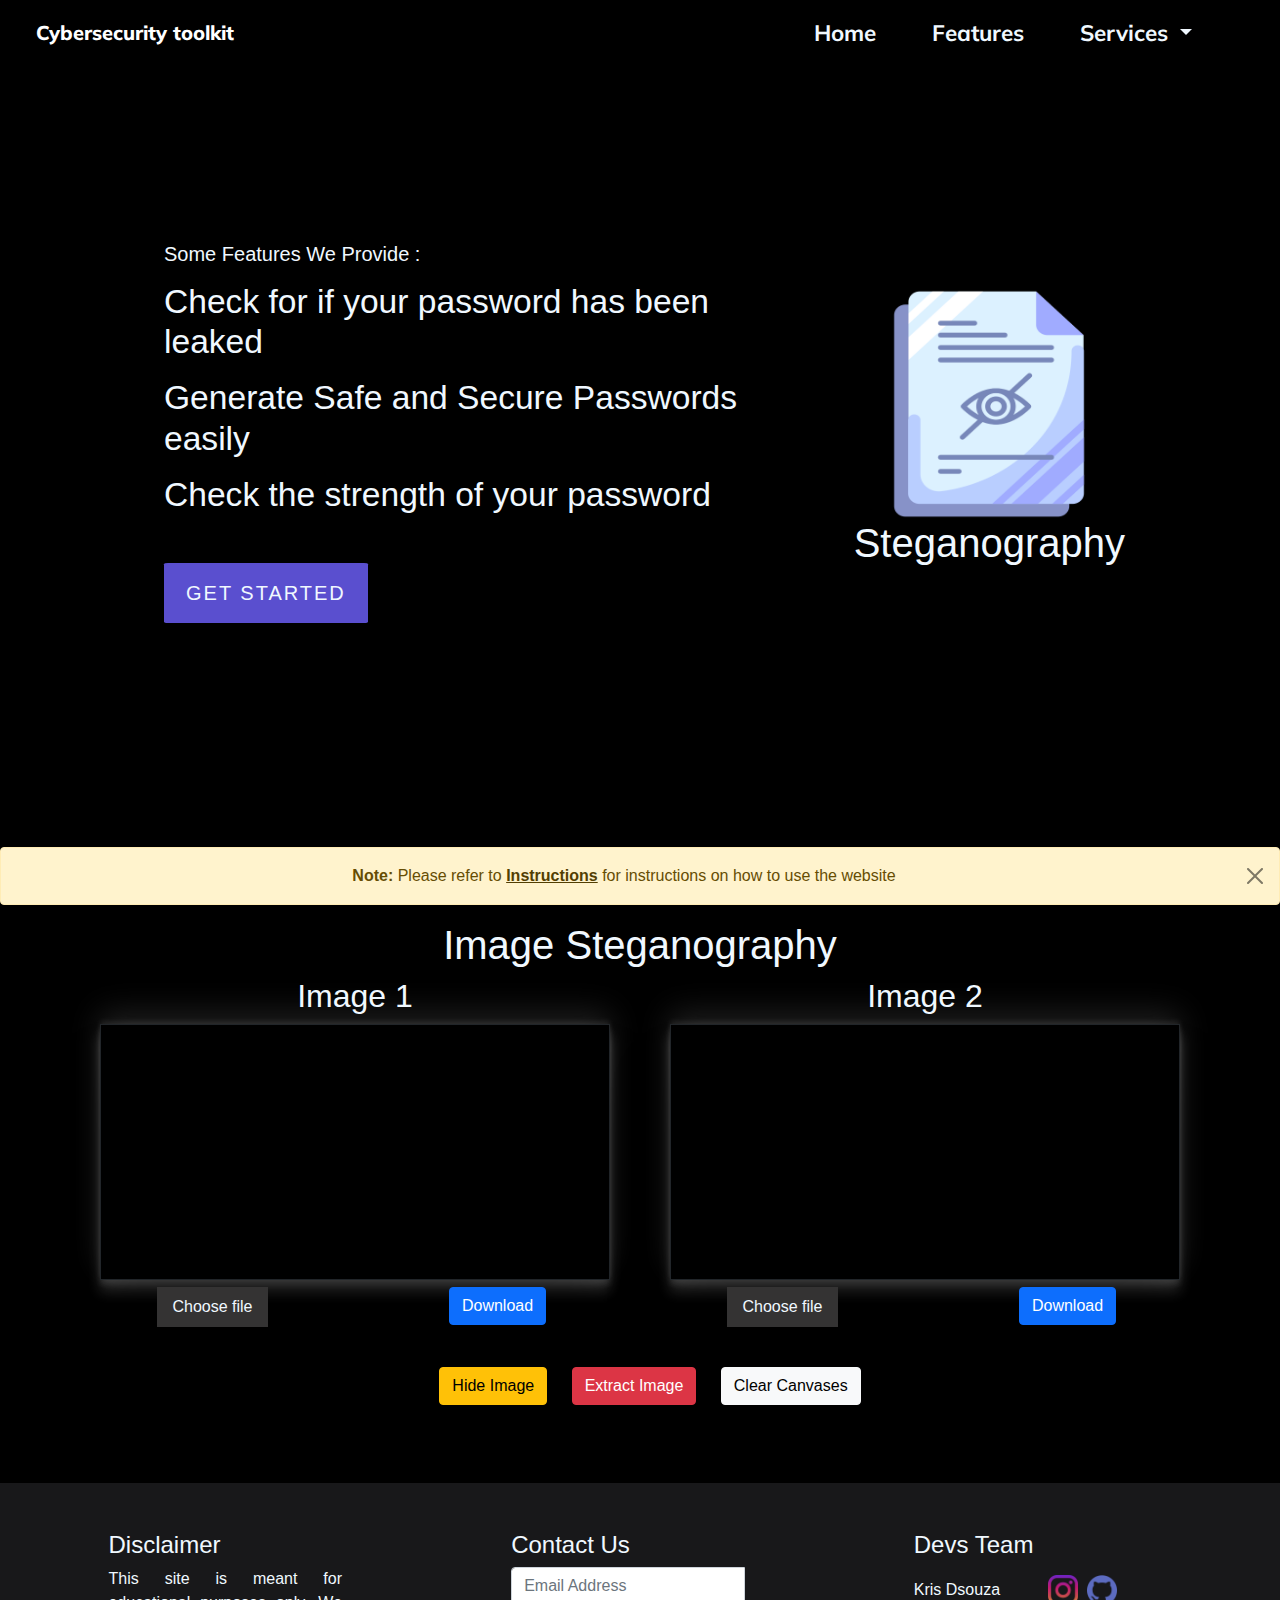
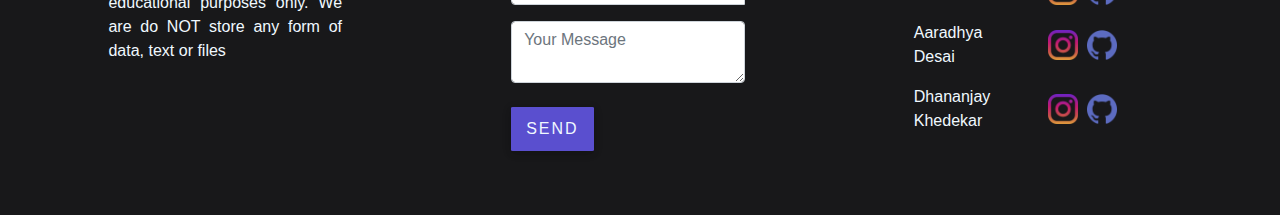
<file: comp/staego/index.html>
<!DOCTYPE html>
<html lang="en">
  <head>
    <meta charset="UTF-8" />

    <meta http-equiv="X-UA-Compatible" content="IE=edge" />
    <meta name="viewport" content="width=device-width, initial-scale=1.0" />
    <link
      rel="stylesheet"
      href="https://fonts.googleapis.com/css?family=Muli:200,300,400,500,600,700,800,900&display=swap"
    />
    <link rel="stylesheet" href="../../css/w4_2.css" />

    <link rel="stylesheet" href="../../css/bootstrap.min.css" />

    <title>Image Steganography</title>
  </head>
  <body>
    <section id="navbar">
      <nav class="navbar navbar-expand-lg navbar-dark">
        <div class="container-fluid">
          <a class="ms-4 navbar-brand" href="../../landing-page1/index.html">Cybersecurity toolkit</a>
          <button
            class="navbar-toggler"
            type="button"
            data-bs-toggle="collapse"
            data-bs-target="#navbarNavAltMarkup"
            aria-controls="navbarNavAltMarkup"
            aria-expanded="false"
            aria-label="Toggle navigation"
          >
            <span class="navbar-toggler-icon"></span>
          </button>
          <div class="collapse navbar-collapse" id="navbarNavAltMarkup">
            <div class="navbar-nav ms-auto me-5 align-items-center">
              <a class="nav-link active" aria-current="page" href="#Home"
                >Home</a
              >
              <a class="nav-link" href="#Features">Features</a>
              <!-- <a class="nav-link dropdown-toggle" href="#" role="button" data-bs-toggle="dropdown" aria-expanded="false">
                    Services
                </a> -->
              <li class="nav-item dropdown">
                <a
                  class="nav-link dropdown-toggle"
                  href="#"
                  id="navbarDropdown"
                  role="button"
                  data-bs-toggle="dropdown"
                  aria-expanded="false"
                >
                  Services
                </a>
                <ul
                  class="dropdown-menu ms-auto"
                  aria-labelledby="navbarDropdown"
                >
                  <li>
                    <a class="dropdown-item" href="../file/index.html"
                      >File Enc/Dec</a
                    >
                  </li>
                  <li>
                    <a class="dropdown-item" href="../../comp/text/index.html"
                      >Text Enc/Dec</a
                    >
                  </li>
                  <li>
                    <a class="dropdown-item" href="../pass/index.html"
                      >Pass-tools</a
                    >
                  </li>
                  
                </ul>
              </li>
            </div>
          </div>
        </div>
      </nav>
    </section>

    <section id="Home">
      <div class="container-fluid mt-5 mb-4 home-c">
        <div class="row align-items-center">
          <div class="col-md-4 order-md-last col-12 text-center">
            <img
              src="../staego/images/hide.png"
              alt="PassCheck logo"
              style="width: 250px; height: 230px"
            />
            <h1>Steganography</h1>
          </div>

          <div class="col-md-8 order-md-first col-12 ps-5">
            <div class="home-t">
              <h5 class="mb-3">Some Features We Provide :</h5>
              <h1 class="mb-3">Check for if your password has been leaked</h1>
              <h1 class="mb-3">Generate Safe and Secure Passwords easily</h1>

              <h1 class="mb-3">Check the strength of your password</h1>
            </div>

            <div class="started mt-5 text-center">
              <a href="#Features">
                <button class="bttn-dark" type="button">Get Started</button>
              </a>
            </div>
          </div>
        </div>
      </div>
    </section>

    <section id="Features"></section>

    <div class="content pos row-centered">
      <div class="test1 col-md-12 col-sm-12 col-xs-12 col-centered"></div>

      <div class="alert alert-warning alert-dismissible mt-5" role="alert">
        <strong>Note: </strong> Please refer to
        <a href="" data-bs-toggle="modal" data-bs-target="#exampleModal" class="alert-link"
          >Instructions</a
        >
        for instructions on how to use the website
        <button
          type="button"
          class="btn-close"
          data-dismiss="alert"
          aria-label="Close"
        ></button>
      </div>

      <h1>Image Steganography</h1>


      <div class="container">
        <div class="row">
          <div class="col-md-6 col-12">
            <h2>Image 1</h2>
            <canvas id="canvas_id"> </canvas>

            <div class="row text-center">
              <div class="col-6">
                <input
                  type="file"
                  name="image"
                  id="finput"
                  onchange="upload()"
                  style="display: none"
                />
                <!-- <input type="file" id="files" style="display:none;"/> -->
                <label for="finput" class="input-l">Choose file</label>

                <!-- <input
                  type="file"
                  multiple="false"
                  accept="image/*"
                  id="finput"
                  class="col1 in1"
                  onchange="upload()"
                /> -->
              </div>
              <div class="col-6">
                <button
                  type="button"
                  class="btn btn-primary"
                  onclick="download_img()"
                >
                  Download
                </button>
              </div>
            </div>
          </div>
          <div class="col-md-6 col-12">
            <h2>Image 2</h2>
            <canvas id="canvas1"> </canvas>

            <div class="row">
              <div class="col-6">
                <input
                  type="file"
                  multiple="false"
                  id="finput1"
                  onchange="upload1()"
                  style="display: none"
                />
                <!-- <input type="file" id="files" style="display:none;"/> -->
                <label for="finput1" class="input-l">Choose file</label>

                <!-- <input
                  type="file"
                  multiple="false"
                  accept="image/*"
                  id="finput1"
                  class="col1 in2"
                  onchange="upload1()"
                /> -->
              </div>
              <div class="col-6">
                <button
                  type="button"
                  class="btn btn-primary"
                  onclick="download_img1()"
                >
                  Download
                </button>
              </div>
            </div>
          </div>
        </div>

        <div class="stag_but1">
          <svg xmlns="http://www.w3.org/2000/svg" style="display: none">
            <symbol
              id="check-circle-fill"
              fill="currentColor"
              viewBox="0 0 16 16"
            >
              <path
                d="M16 8A8 8 0 1 1 0 8a8 8 0 0 1 16 0zm-3.97-3.03a.75.75 0 0 0-1.08.022L7.477 9.417 5.384 7.323a.75.75 0 0 0-1.06 1.06L6.97 11.03a.75.75 0 0 0 1.079-.02l3.992-4.99a.75.75 0 0 0-.01-1.05z"
              />
            </symbol>
          </svg>

          <div
            id="alert_s1"
            class="alert alert-success alert-dismissible collapse"
            role="alert"
          >
            <svg
              class="bi flex-shrink-0 me-2"
              width="24"
              height="24"
              role="img"
              aria-label="Success:"
            >
              <use xlink:href="#check-circle-fill" />
            </svg>
            <strong>Steganography sucessful! </strong> Image1 has been hidden in
            Image2. Download Image2 to save results
            <button
              type="button"
              class="btn-close"
              id="linkClose"
              aria-label="Close"
            ></button>
          </div>

          <div
            id="alert_e1"
            class="alert alert-danger alert-dismissible collapse"
            role="alert"
          >
            <svg
              class="bi flex-shrink-0 me-2"
              width="24"
              height="24"
              role="img"
              aria-label="Success:"
            >
              <use xlink:href="#check-circle-fill" />
            </svg>
            <strong>Extraction sucessful! </strong> Secret image retrieved in
            'Image1'. Download Image1 to save results
            <button
              type="button"
              class="btn-close"
              id="linkClose1"
              aria-label="Close"
            ></button>
          </div>

          <div
            id="alert_c1"
            class="alert alert-primary alert-dismissible collapse"
            role="alert"
          >
            <svg
              class="bi flex-shrink-0 me-2"
              width="24"
              height="24"
              role="img"
              aria-label="Success:"
            >
              <use xlink:href="#check-circle-fill" />
            </svg>
            <strong>Clear sucessful! </strong> Images have been cleared
            <button
              type="button"
              class="btn-close"
              id="linkClose2"
              aria-label="Close"
            ></button>
          </div>

          <div class="btn-div mb-5">
            <input
            type="button"
            value="Hide Image"
            id="clr1"
            class="col1 btn btn-warning"
            onclick="stag()"
          />

          <input
            type="button"
            value="Extract Image"
            id="clr"
            class="col1 btn btn-danger"
            onclick="extraction()"
          />

          <input
            type="button"
            value="Clear Canvases"
            id="clr"
            class="col1 c1 btn btn-light"
            onclick="clearCanvas()"
          />
          </div>
        </div>
      </div>
    </div>

       
<section id="Footer">
  <div class="foot-cont px-5 py-5 ">
    <div class="row text-center justify-content-around">
      <div class="col-sm-4 col-12 dis-text">
        <h4>Disclaimer</h4>
        <p>
            This site is meant for educational purposes only. We are do NOT store any form of data, text or files
        </p>
      </div>


      <div class="col-sm-4 col-12 dis-text dis1 mb-3">
        <h4>Contact Us</h4>
        <form action="https://formsubmit.co/a29fb6bd62eed990f98fec92450db65c" method="POST">
          <div class="input-group mb-3">
          <input  class="form-control" type="email" name="email" placeholder="Email Address" required>
          <input type="hidden" name="_next" value="https://cypher-inc.github.io/major-pro/landing-page1/thankyou.html">
          <input type="hidden" name="_autoresponse" value="Thank you for your interest! Your Message has been recieved. Our team will contact you soon">
       </div>



          <div class="input-group mb-3">
          <textarea type="text" class="form-control" name="name" placeholder="Your Message" required></textarea>
            </div>
          <div class="services-btn send-btn mt-4">
            <button class="bttn-dark" type="submit">Send</button>
          </div>
     </form>

      </div>


      <div class="col-sm-4 col-12 dis-text dis1">
        <h4 class="mb-3">Devs Team</h4>
        <div class="row align-items-center justify-content-center my-3">
          <div class="col-6">
              Kris Dsouza
          </div>
          <div class="col-6 icon-div">
            <a href="https://www.instagram.com/kris_withh_a_k/" target="_blank"><img src="../../landing-page1/images/instagram.png" class="icon" alt="..." /></a>
            <a href="https://github.com/Cypher-inc" target="_blank"><img src="../../landing-page1/images/github.png" class="icon" alt="..." /></a>
          </div>
        </div>


        <div class="row align-items-center justify-content-center my-3">
          <div class="col-6 ">
              Aaradhya Desai
          </div>
          <div class="col-6 icon-div">
            <a href="https://www.instagram.com/desai_aaradhya/" target="_blank"><img src="../../landing-page1/images/instagram.png" class="icon" alt="..." /></a>
            <img src="../../landing-page1/images/github.png" class="icon" alt="..." />
          </div>
        </div>
      

        <div class="row  align-items-center justify-content-center my-3">
          <div class="col-6">
              Dhananjay Khedekar
          </div>
          <div class="col-6 icon-div">
            <a href="https://www.instagram.com/dhananjay__khedkar/" target="_blank"><img src="../../landing-page1/images/instagram.png" class="icon" alt="..." /></a>
            <img src="../../landing-page1/images/github.png" class="icon" alt="..." />
          </div>
        </div>

      </div>
    </div>

    </div>
  </div>

</section>


<!-- //////////////Scroll btn//////////////// -->
<button
type="button"
class="btn btn-floating btn-lg scroll-top-btn"
id="btn-back-to-top"
>
<!-- <i class="fas fa-arrow-up"></i> -->
<img src="../../landing-page1/images/arrow-up.svg" alt="..." width="25" height="30"/>

</button>



<!-- ////////////////////modal///////////////////////// -->
<!-- Modal -->
<div class="modal fade" id="exampleModal" tabindex="-1" aria-labelledby="exampleModalLabel" aria-hidden="true">
  <div class="modal-dialog">
    <div class="modal-content">
      <div class="modal-header">
        <h3 class="modal-title text-center" id="exampleModalLabel">Instructions</h3>
        <button type="button" class="btn-close cl1" data-bs-dismiss="modal" aria-label="Close"></button>
      </div>
      <div class="modal-body">
          <div class="container">
              <div class="row col-12 pt-4 pb-3 hide"> 
              <h3 class="text-center">
                <u>
                  Steps to hide an Image:
                </u>
                 
              </h3>

              <div class="col-md-10 points pt-4">
              <ul>
                  <li>
                      <p>
                       Upload the image (Secret Image) you want to hide in 'Image 1'. Click on 'Choose files' to upload an image'
                      </p>
                  </li>

                  <li>
                      <p>
                          Upload another random image (Dummy Image) in 'Image 2'
                      </p>
                  
                  </li>

                  <li>
                      <p>
                          Click on the 'Hide image' button (This process may take some time)
                      </p>
                  </li>
             
                  <li>
                      <p>
                          Once completed your Secret Image (Image1) will now be hidden Inside the Dummy image (Image 2).
                          Click on the Download button to save this image
                      </p>
                   
                  </li>

                  </ul>
               </div>
              </div>


              <div class="row col-12 pt-4 pb-3 mt-5 extract"> 
                  <h3 class="text-center">
                      <u>
                        Steps to Extract an Image
                      </u>
                  </h3>

                  <div class="col-md-10 points pt-4">
                  <ul>
                      <li>
                          <p>
                              Click on 'Clear Canvases' button
                          </p>
                      </li>

                      <li>
                          <p>
                              Upload the downloaded 'hidden_img.png' in 'Image 1'.(Click on 'Choose files').
                          </p>
                      
                      </li>

                      <li>
                          <p>
                              Click on 'Extract Image' button
                          </p>
                      </li>
                 
                      <li>
                          <p>
                              The secret image will be extracted in 'Image 1' along with the dummy image in 
                              'Image 2'. Click on the Download button to save the Images
                          </p>
                       
                      </li>

                      </ul>
                   </div>
              
          </div>
      </div>
      <div class="modal-footer">
        <button type="button" class="btn cl1" data-bs-dismiss="modal">Close</button>
      </div>
    </div>
  </div>
</div>

    <!-- jQuery (Bootstrap JS plugins depend on it) -->
    <script src="../../js/jquery.slim.min.js"></script>
    <script src="../../js/popper.min.js"></script>
    <script src="../../js/bootstrap.min.js"></script>
    <script src="../../js/bootstrap.bundle.min.js"></script>

    <!-- <script src="https://www.dukelearntoprogram.com/course1/common/js/image/SimpleImage.js"></script> -->
    <script src="./SimpleImage.js"></script>
    <script src="../../js/w4_2.js"></script>

    <!-- /////////////////////////// -->
  </body>
</html>
</file>
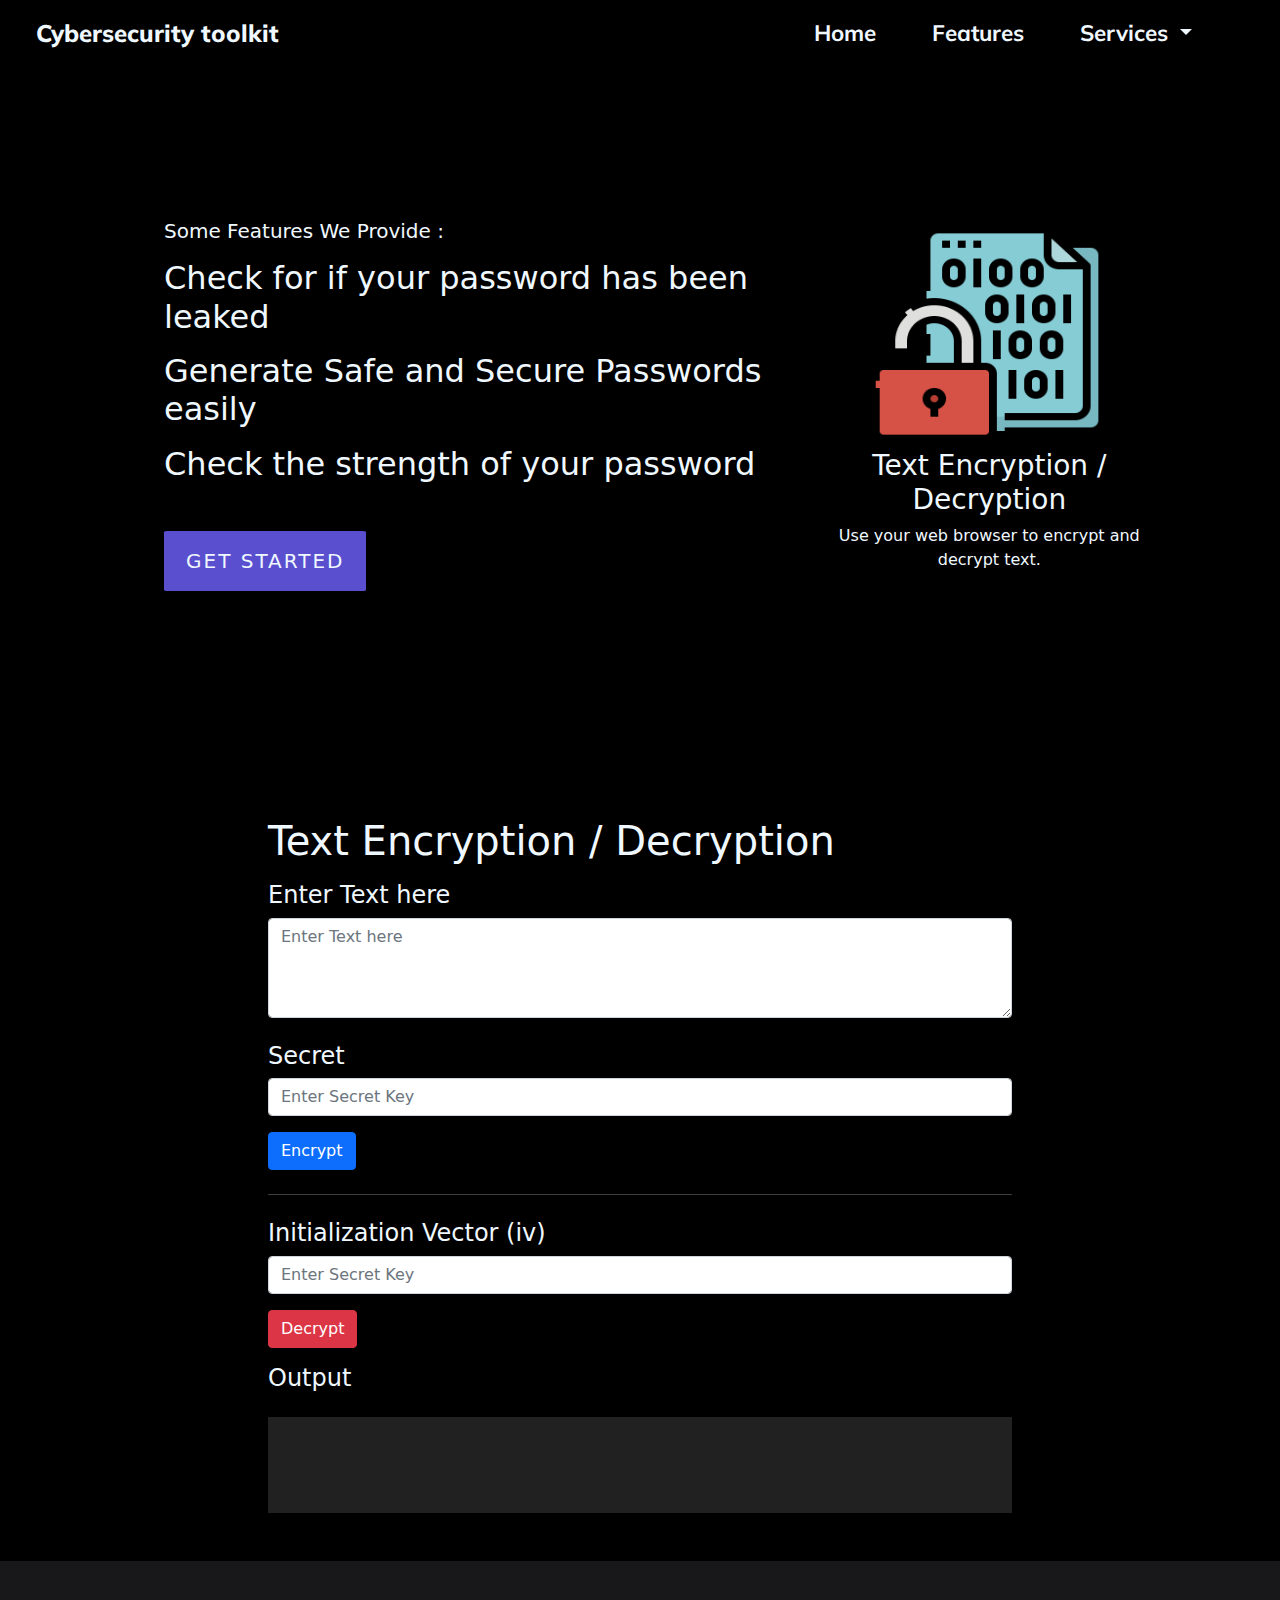
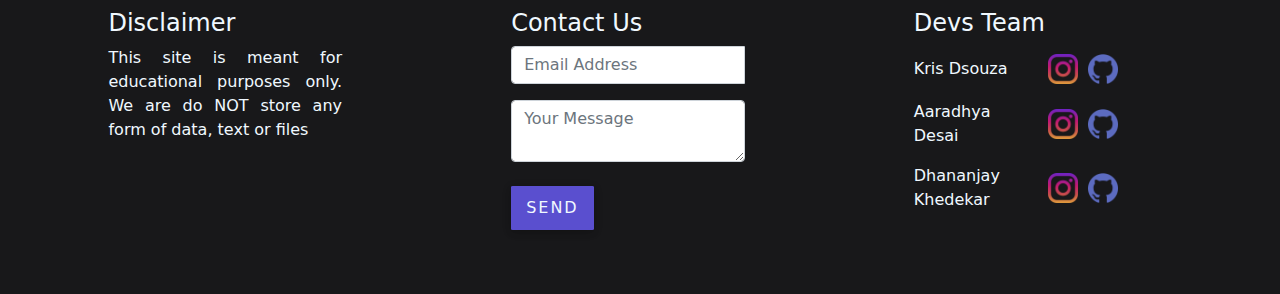
<file: comp/text/index.html>
<!DOCTYPE html>
<html lang="en">
  <head>
    <title>Text Encryption / Decryption</title>
    <meta charset="utf-8" />
    <link
      rel="stylesheet"
      href="https://fonts.googleapis.com/css?family=Muli:200,300,400,500,600,700,800,900&display=swap"
    />
    <link rel="stylesheet" type="text/css" href="./css/styles.css" />
    <link rel="stylesheet" href="../../css/bootstrap.min.css" />
    <meta name="viewport" content="width=device-width,initial-scale=1" />
  </head>

  <body>
    <section id="navbar">
      <nav class="navbar navbar-expand-lg navbar-dark">
        <div class="container-fluid">
          <a class="ms-4 navbar-brand" href="../../landing-page1/index.html">Cybersecurity toolkit</a>
          <button
            class="navbar-toggler"
            type="button"
            data-bs-toggle="collapse"
            data-bs-target="#navbarNavAltMarkup"
            aria-controls="navbarNavAltMarkup"
            aria-expanded="false"
            aria-label="Toggle navigation"
          >
            <span class="navbar-toggler-icon"></span>
          </button>
          <div class="collapse navbar-collapse" id="navbarNavAltMarkup">
            <div class="navbar-nav ms-auto me-5 align-items-center">
              <a class="nav-link active" aria-current="page" href="#Home"
                >Home</a
              >
              <a class="nav-link" href="#enc">Features</a>
              <!-- <a class="nav-link dropdown-toggle" href="#" role="button" data-bs-toggle="dropdown" aria-expanded="false">
                      Services
                  </a> -->
              <li class="nav-item dropdown">
                <a
                  class="nav-link dropdown-toggle"
                  href="#"
                  id="navbarDropdown"
                  role="button"
                  data-bs-toggle="dropdown"
                  aria-expanded="false"
                >
                  Services
                </a>
                <ul
                  class="dropdown-menu ms-auto"
                  aria-labelledby="navbarDropdown"
                >
                  <li>
                    <a class="dropdown-item" href="../file/index.html"
                      >File Enc/Dec</a
                    >
                  </li>
                  <li>
                    <a class="dropdown-item" href="../pass/index.html"
                      >Pass-tools</a
                    >
                  </li>
                  <li>
                    <a class="dropdown-item" href="../staego/index.html"
                      >Image Staeg</a
                    >
                  </li>
                </ul>
              </li>
            </div>
          </div>
        </div>
      </nav>
    </section>

    <section id="Home">
      <div class="container-fluid home-c">
        <div class="row">
          <div class="col-md-4 order-md-last col-12 text-center">
    
          <img
              src="encryption.png"
              alt="File Enc/Dec"
              class="enc-img"
              style="width:250px;height:230px;"
            />
          <h3 class="text-center heading">Text Encryption / Decryption</h4>
            <p>Use your web browser to encrypt and decrypt text.</p>

          </div>
          <div class="col-md-8 order-md-first col-12 ps-5">
            <h5 class="mb-3">Some Features We Provide :</h5>
            <h2 class="mb-3">Check for if your password has been leaked</h2>
            <h2 class="mb-3">Generate Safe and Secure Passwords easily</h2>

            <h2 class="mb-3">Check the strength of your password</h2>  
            <div class="started mt-5 text-center">
              <a href="#enc">
                  <button
                  class="bttn-dark"
                  type="button"
                >
                  Get Started
                </button>
              </a>
              
            </div>
          
            </div>
      
              </div>
            </section>



            <section id="enc" class="mt-3">
              <div class="mt-5 container enc-c">
                <h1 class="pt-4">Text Encryption / Decryption</h1>
              <div class="row">
                <h4 class="mt-2">Enter Text here</h4>
                <div class="form mb-4">
                  <textarea
                    class="form-control"
                    placeholder="Enter Text here"
                    id="data-input"
                    style="height: 100px"
                  ></textarea>
                </div>
              </div>
                <h4>Secret</h4>
                <div class="input-group mb-3">
                  <input
                    type="password"
                    class="form-control"
                    placeholder="Enter Secret Key"
                    aria-label="Username"
                    aria-describedby="basic-addon1"
                    id="secret"
                    autocomplete="false"
                    name="secret"
                  />
                </div>
                <button type="button" id="encrypt" class="btn btn-primary">
                  Encrypt
                </button>
                <hr class="my-4"/>
                <h4>Initialization Vector (iv)</h4>
                <div class="input-group mb-3">
                  <input
                    type="text"
                    class="form-control"
                    placeholder="Enter Secret Key"
                    aria-label="Username"
                    aria-describedby="basic-addon1"
                    id="iv"
                  />
                </div>
                <!-- <label for="linkify" class="linkify-label mb-2">
                  Linkify text links (http/https)
                  <input id="linkify" type="checkbox" name="linkify" checked />
                </label> -->
                <button type="button" id="decrypt" class="btn btn-danger">
                  Decrypt
                </button>
                <p id="message"></p>
                <h4>Output</h4>
                <div class='container pt-3'>
                  <div class='row'>
                <div id="data-output" class="output content mb-5 py-5"></div>
              </div>
            </div>
              </section>
            </main>
          </div>
        </div>
              </div>
              </div>
    </section>


<section id="Footer">
  <div class="foot-cont px-5 py-5 ">
    <div class="row text-center justify-content-around">
      <div class="col-sm-4 col-12 dis-text">
        <h4>Disclaimer</h4>
        <p>
            This site is meant for educational purposes only. We are do NOT store any form of data, text or files
        </p>
      </div>


      
      <div class="col-sm-4 col-12 dis-text dis1 mb-3">
        <h4>Contact Us</h4>
        <form action="https://formsubmit.co/a29fb6bd62eed990f98fec92450db65c" method="POST">
          <div class="input-group mb-3">
          <input  class="form-control" type="email" name="email" placeholder="Email Address" required>
          <input type="hidden" name="_next" value="https://cypher-inc.github.io/major-pro/landing-page1/thankyou.html">
          <input type="hidden" name="_autoresponse" value="Thank you for your interest! Your Message has been recieved. Our team will contact you soon">
       </div>



          <div class="input-group mb-3">
          <textarea type="text" class="form-control" name="name" placeholder="Your Message" required></textarea>
            </div>
          <div class="services-btn send-btn mt-4">
            <button class="bttn-dark" type="submit">Send</button>
          </div>
     </form>

      </div>


      <div class="col-sm-4 col-12 dis-text dis1">
        <h4 class="mb-3">Devs Team</h4>
        <div class="row align-items-center justify-content-center my-3">
          <div class="col-6">
              Kris Dsouza
          </div>
          <div class="col-6 icon-div">
            <a href="https://www.instagram.com/kris_withh_a_k/" target="_blank"><img src="../../landing-page1/images/instagram.png" class="icon" alt="..." /></a>
            <a href="https://github.com/Cypher-inc" target="_blank"><img src="../../landing-page1/images/github.png" class="icon" alt="..." /></a>
          </div>
        </div>


        <div class="row align-items-center justify-content-center my-3">
          <div class="col-6 ">
              Aaradhya Desai
          </div>
          <div class="col-6 icon-div">
            <a href="https://www.instagram.com/desai_aaradhya/" target="_blank"><img src="../../landing-page1/images/instagram.png" class="icon" alt="..." /></a>
            <img src="../../landing-page1/images/github.png" class="icon" alt="..." />
          </div>
        </div>
      

        <div class="row  align-items-center justify-content-center my-3">
          <div class="col-6">
              Dhananjay Khedekar
          </div>
          <div class="col-6 icon-div">
            <a href="https://www.instagram.com/dhananjay__khedkar/" target="_blank"><img src="../../landing-page1/images/instagram.png" class="icon" alt="..." /></a>
            <img src="../../landing-page1/images/github.png" class="icon" alt="..." />
          </div>
        </div>

      </div>
    </div>

    </div>
  </div>

</section>

<!-- //////////////Scroll btn//////////////// -->
<button
type="button"
class="btn btn-floating btn-lg scroll-top-btn"
id="btn-back-to-top"
>
<!-- <i class="fas fa-arrow-up"></i> -->
<img src="../../landing-page1/images/arrow-up.svg" alt="..." width="25" height="30"/>

</button>

    <script type="text/javascript" src="./js/scripts.js"></script>
    <script src="../../js/bootstrap.bundle.min.js"></script>
  </body>
</html>
</file>
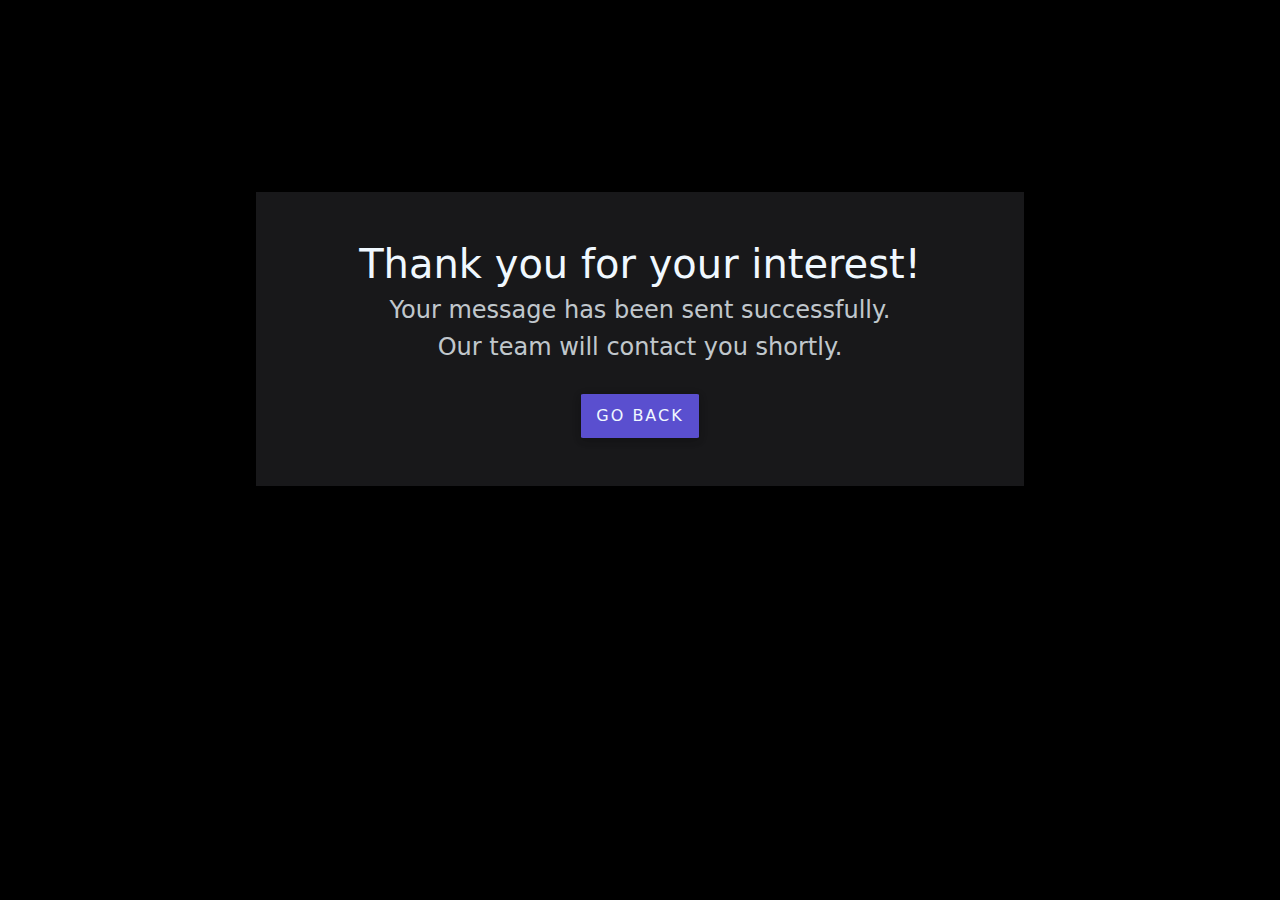
<file: landing-page1/thankyou.html>
<!DOCTYPE html>
<html lang="en">
  <head>
    <meta charset="UTF-8" />
    <meta http-equiv="X-UA-Compatible" content="IE=edge" />
    <meta name="viewport" content="width=device-width, initial-scale=1.0" />
    <link rel="stylesheet" type="text/css" href="../css/bootstrap.min.css" />
    <link
      rel="stylesheet"
      type="text/css"
      href="../landing-page1/css/styles.css"
    />
    <title>Document</title>
  </head>
  <body>
    <div class="container thank-cont py-5">
      <div class="row align-items-center text-center">
        <h1 class="ty">Thank you for your interest!</h1>
        <h4 class="ty-text">Your message has been sent successfully.</h4>
        <h4 class="ty-text">Our team will contact you shortly.</h4>
        <div class="services-btn mt-4 text-center">
          <button
            class="bttn-dark"
            onclick="location.href='../landing-page1/index.html'"
            type="button"
          >
            Go back
          </button>
        </div>
      </div>
    </div>
  </body>
</html>
</file>
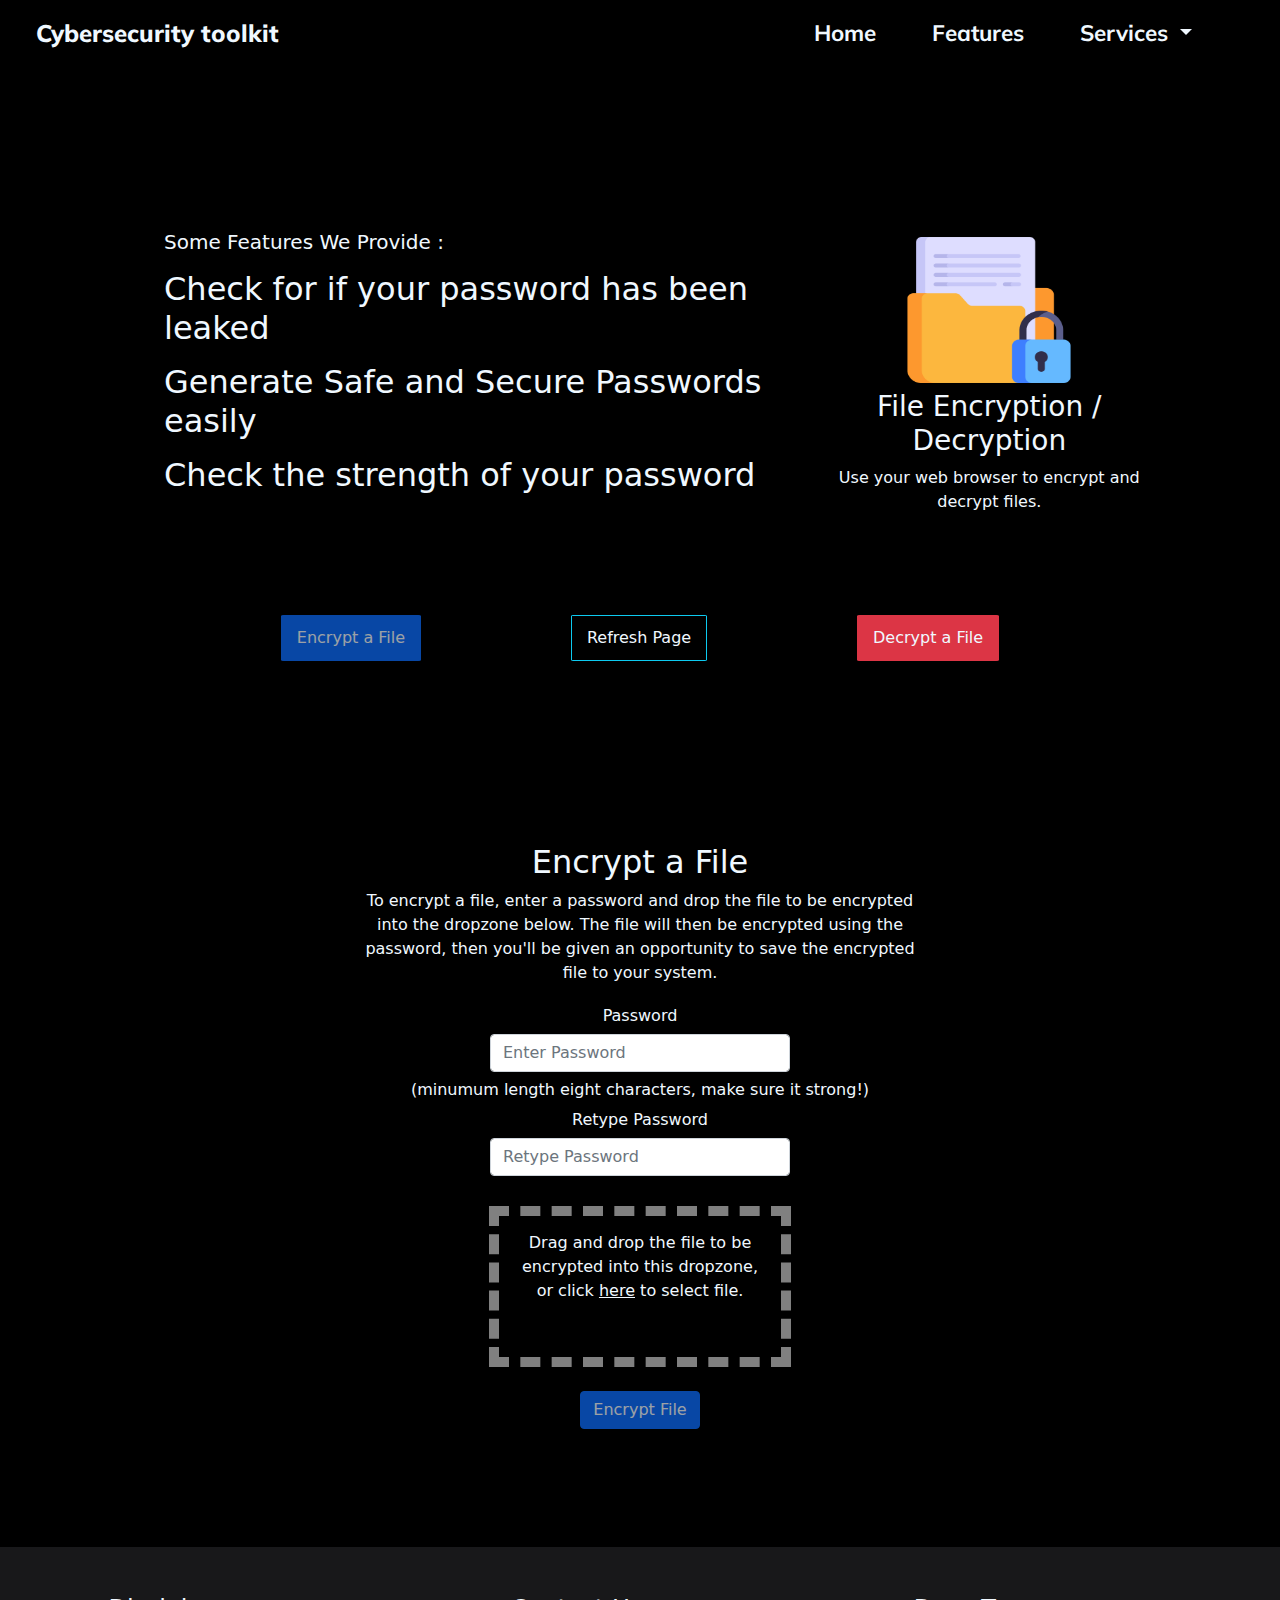
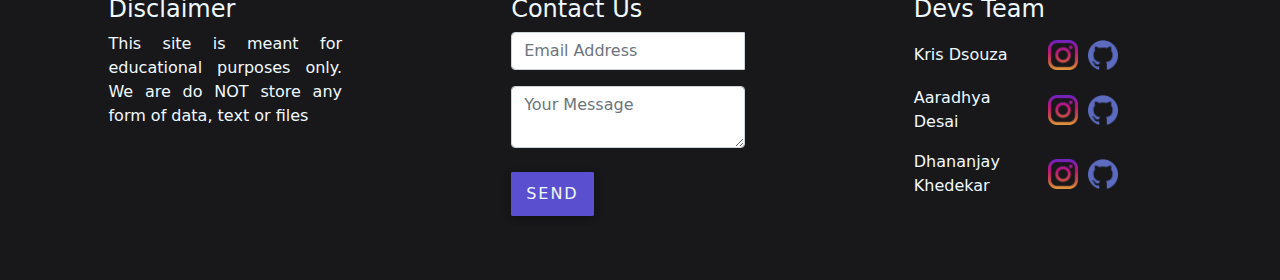
<file: comp/file/fille_enc_dec.html>
<!DOCTYPE html>
<html lang="en">
  <head>
    <meta charset="UTF-8" />
    <meta http-equiv="X-UA-Compatible" content="IE=edge" />
    <meta name="viewport" content="width=device-width, initial-scale=1.0" />
    <title>File Encryption / Decryption</title>
    <link
      rel="stylesheet"
      href="https://fonts.googleapis.com/css?family=Muli:200,300,400,500,600,700,800,900&display=swap"
    />
    <link rel="stylesheet" type="text/css" href="styles.css" />
    <link rel="stylesheet" href="../../css/bootstrap.min.css" />
  </head>

  <body>
    <section id="navbar">
      <nav class="navbar navbar-expand-lg navbar-dark">
        <div class="container-fluid">
          <a class="ms-4 navbar-brand" href="../../landing-page1/index.html">Cybersecurity toolkit</a>
          <button
            class="navbar-toggler"
            type="button"
            data-bs-toggle="collapse"
            data-bs-target="#navbarNavAltMarkup"
            aria-controls="navbarNavAltMarkup"
            aria-expanded="false"
            aria-label="Toggle navigation"
          >
            <span class="navbar-toggler-icon"></span>
          </button>
          <div class="collapse navbar-collapse" id="navbarNavAltMarkup">
            <div class="navbar-nav ms-auto me-5 align-items-center">
              <a class="nav-link active" aria-current="page" href="#Home"
                >Home</a
              >
              <a class="nav-link" href="#Generator">Features</a>
              <!-- <a class="nav-link dropdown-toggle" href="#" role="button" data-bs-toggle="dropdown" aria-expanded="false">
                      Services
                  </a> -->
              <li class="nav-item dropdown">
                <a
                  class="nav-link dropdown-toggle"
                  href="#"
                  id="navbarDropdown"
                  role="button"
                  data-bs-toggle="dropdown"
                  aria-expanded="false"
                >
                  Services
                </a>
                <ul
                  class="dropdown-menu ms-auto"
                  aria-labelledby="navbarDropdown"
                >
                  <li><a class="dropdown-item" href="../text/index.html">Text Enc/Dec</a></li>
                  <li><a class="dropdown-item" href="../pass/index.html">Pass-tools</a></li>
                  <li><a class="dropdown-item" href="../staego/index.html">Image Staeg</a></li>

                </ul>
              </li>
            </div>
          </div>
        </div>
      </nav>
    </section>

    <section id="Home">
      <div class="container-fluid mt-4 Home">
        <div class="row">
          <div class="col-md-4 order-md-last col-12 text-center align-items-center ">
            <img
              src="data.png"
              alt="File Enc/Dec"
              style="width:180px;height:160px;"
            />
            <h3>File Encryption / Decryption</h3>
            <p>Use your web browser to encrypt and decrypt files.</p>
          </div>
          <div class="col-md-8 order-md-first col-12 ps-5">
              <h5 class="mb-3">Some Features We Provide :</h5>
              <h2 class="mb-3">Check for if your password has been leaked</h2>
              <h2 class="mb-3">Generate Safe and Secure Passwords easily</h2>

              <h2 class="mb-3">Check the strength of your password</h2>
          </div>
        </div>
        <div class="btn-Class d-flex justify-content-evenly divTableCell">
          <a href="#enc">
            <div class="services-btn1 send-btn">
              <!-- <button class="bttn-dark" type="submit">Send</button> -->
            <button
              type="btn"
              class="btn btn-primary"
              id="btnDivEncrypt"
              onClick="javascript:switchdiv('encrypt');"
            >
              Encrypt a File
            </button>
          </div>

          </a>
          <div class="services-btn1 send-btn">
            <button
            id="btnRefresh"
            class="btn btn-outline-info"
            onClick="javascript:location.reload();"
          >
            Refresh Page
          </button>
            </div>

          
            <div class="services-btn1 send-btn">
              <a href="#dec">
                <button
                class="btn btn-danger"
                id="btnDivDecrypt"
                onClick="javascript:switchdiv('decrypt');"
              >
                Decrypt a File
              </button>
              </a>

</div>
          
         
        </div>
      </div>
    </section>

    <section id="enc"></section>
    <div class="container enc-cont" id="divEncryptfile">
      <div class="row">
        <h2>Encrypt a File</h2>
        <p class="enc-p">
          To encrypt a file, enter a password and drop the file to be encrypted
          into the dropzone below. The file will then be encrypted using the
          password, then you'll be given an opportunity to save the encrypted
          file to your system.
        </p>

        <div class="divTable">
          <div class="divTableBody">
            <div class="divTableRow">
              <div class="divTableCell">Password</div>
              <div class="divTableCell">
                <input
                  class="form-control"
                  id="txtEncpassphrase"
                  type="password"
                  placeholder="Enter Password"
                  size="30"
                  onkeyup="javascript:encvalidate();"
                  value=""
                />
              </div>
              <div class="divTableCell">
                (minumum length eight characters, make sure it strong!)
              </div>
            </div>
            <div class="divTableRow">
              <div class="divTableCell">Retype Password</div>
              <div class="divTableCell">
                <input
                  id="txtEncpassphraseretype"
                  placeholder="Retype Password"
                  class="form-control"
                  type="password"
                  size="30"
                  onkeyup="javascript:encvalidate();"
                  value=""
                />
              </div>
              <div class="divTableCell">
                <span class="greenspan" id="spnCheckretype"></span>
              </div>
            </div>
          </div>
        </div>

        <p></p>

        <div class="align-items-center">
          <div
            class="dropzone"
            id="encdropzone"
            ondrop="drop_handler(event);"
            ondragover="dragover_handler(event);"
            ondragend="dragend_handler(event);"
          >
            <p>
              Drag and drop the file to be encrypted into this dropzone, or
              click
              <a onclick="javascript:encfileElem.click();"
                ><u>here</u></a
              >
              to select file.
            </p>
            <p><span id="spnencfilename"></span></p>
          </div>
          <input
            type="file"
            id="encfileElem"
            style="display: none"
            onchange="selectfile(this.files)"
          />
        </div>

        <p></p>

        <div class="divTable">
          <div class="divTableBody">
            <div class="divTableRow">
              <div class="divTableCell">
                <button
                  id="btnEncrypt"
                  class="btn btn-primary "
                  onclick="javascript:encryptfile();"
                  disabled
                >
                  Encrypt File
                </button>
              </div>
              <div class="divTableCell"><span id="spnEncstatus"></span></div>
            </div>
          </div>
        </div>

        <p></p>

        <div>
          <a id="aEncsavefile" hidden
            ><button class="btn btn-info">Save Encrypted File</button></a
          >
        </div>

        <p></p>
      </div>

    </div>

    <!-- //////////////////////////////////////// -->

    <!-- <div class="container">
      <hr />
    </div> -->
<section id="dec">
  <div class="container enc-cont" id="divDecryptfile">
    <div class="row">
      <h2>Decrypt a File</h2>
      <p class="enc-p">
        Decrypt a file using the password that was previously used to encrypt
        the file. After the file is decrypted, you'll be given an opportunity
        to save the decrypted file to your system.
      </p>

      <div class="divTable">
        <div class="divTableBody">
          <div class="divTableRow">
            <div class="divTableCell">Password</div>
            <div class="divTableCell">
              <input
                class="form-control"
                placeholder="Enter Password"
                id="txtDecpassphrase"
                type="password"
                size="30"
                onkeyup="javascript:decvalidate();"
                value=""
              />
            </div>
          </div>
        </div>
      </div>

      <p></p>

      <div>
        <div
          class="dropzone"
          id="decdropzone"
          ondrop="drop_handler(event);"
          ondragover="dragover_handler(event);"
          ondragend="dragend_handler(event);"
        >
          <p>
            Drag and drop file to be decrypted into this dropzone, or click
            <a role="button" onclick="javascript:decfileElem.click();"
              ><u>here</u></a
            >
            to select file.
          </p>
          <p><span id="spndecfilename"></span></p>
        </div>
        <input
          type="file"
          id="decfileElem"
          style="display: none"
          onchange="selectfile(this.files)"
        />
      </div>

      <p></p>

      <div class="divTable">
        <div class="divTableBody">
          <div class="divTableRow">
            <div class="divTableCell">
              <button
                id="btnDecrypt"
                class="btn btn-danger"
                onclick="javascript:decryptfile();"
                disabled
              >
                Decrypt File
              </button>
            </div>
            <div class="divTableCell"><span id="spnDecstatus"></span></div>
          </div>
        </div>
      </div>

      <p></p>

      <div>
        <a id="aDecsavefile" hidden
          ><button class="btn btn-info">Save Decrypted File</button></a
        >
      </div>

      <p></p>
    </div>
    <!-- <hr />

    <h6>
      This site is for educational use. Entered Files / Texts / passwords are
      not logged.
    </h6> -->
  </div>
</section>


  

    
<section id="Footer">
  <div class="foot-cont px-5 py-5 ">
    <div class="row text-center justify-content-around">
      <div class="col-sm-4 col-12 dis-text">
        <h4>Disclaimer</h4>
        <p>
            This site is meant for educational purposes only. We are do NOT store any form of data, text or files
        </p>
      </div>


      <div class="col-sm-4 col-12 dis-text dis1 mb-3">
        <h4>Contact Us</h4>
        <form action="https://formsubmit.co/godofxandar@gmail.com" method="POST">
          <div class="input-group mb-3">
          <input  class="form-control" type="email" name="email" placeholder="Email Address" required>
          <input type="hidden" name="_next" value="http://127.0.0.1:5500/landing-page1/Thankyou.html">
          <input type="hidden" name="_autoresponse" value="Thank you for your interest! Your Message has been recieved. Our team will contact you soon">
       </div>



          <div class="input-group mb-3">
          <textarea type="text" class="form-control" name="name" placeholder="Your Message" required></textarea>
            </div>
          <div class="services-btn send-btn mt-4">
            <button class="bttn-dark" type="submit">Send</button>
          </div>
     </form>

      </div>


      <div class="col-sm-4 col-12 dis-text dis1">
        <h4 class="mb-3">Devs Team</h4>
        <div class="row align-items-center justify-content-center my-3">
          <div class="col-6">
              Kris Dsouza
          </div>
          <div class="col-6 icon-div">
            <a href="https://www.instagram.com/kris_withh_a_k/" target="_blank"><img src="../../landing-page1/images/instagram.png" class="icon" alt="..." /></a>
            <a href="https://github.com/Cypher-inc" target="_blank"><img src="../../landing-page1/images/github.png" class="icon" alt="..." /></a>
          </div>
        </div>


        <div class="row align-items-center justify-content-center my-3">
          <div class="col-6 ">
              Aaradhya Desai
          </div>
          <div class="col-6">
            <a href="https://www.instagram.com/desai_aaradhya/" target="_blank"><img src="../../landing-page1/images/instagram.png" class="icon" alt="..." /></a>
            <img src="../../landing-page1/images/github.png" class="icon" alt="..." />
          </div>
        </div>
      

        <div class="row  align-items-center justify-content-center my-3">
          <div class="col-6">
              Dhananjay Khedekar
          </div>
          <div class="col-6">
            <a href="https://www.instagram.com/dhananjay__khedkar/" target="_blank"><img src="../../landing-page1/images/instagram.png" class="icon" alt="..." /></a>
            <img src="../../landing-page1/images/github.png" class="icon" alt="..." />
          </div>
        </div>

      </div>
    </div>

    </div>
  </div>

</section>


<!-- //////////////Scroll btn//////////////// -->
<button
type="button"
class="btn btn-floating btn-lg scroll-top-btn"
id="btn-back-to-top"
>
<!-- <i class="fas fa-arrow-up"></i> -->
<img src="../../landing-page1/images/arrow-up.svg" alt="..." width="25" height="30"/>

</button>

  </body>
  <script type="text/javascript" src="scripts.js"></script>
  <script src="../../js/bootstrap.bundle.min.js"></script>
</html>
</file>
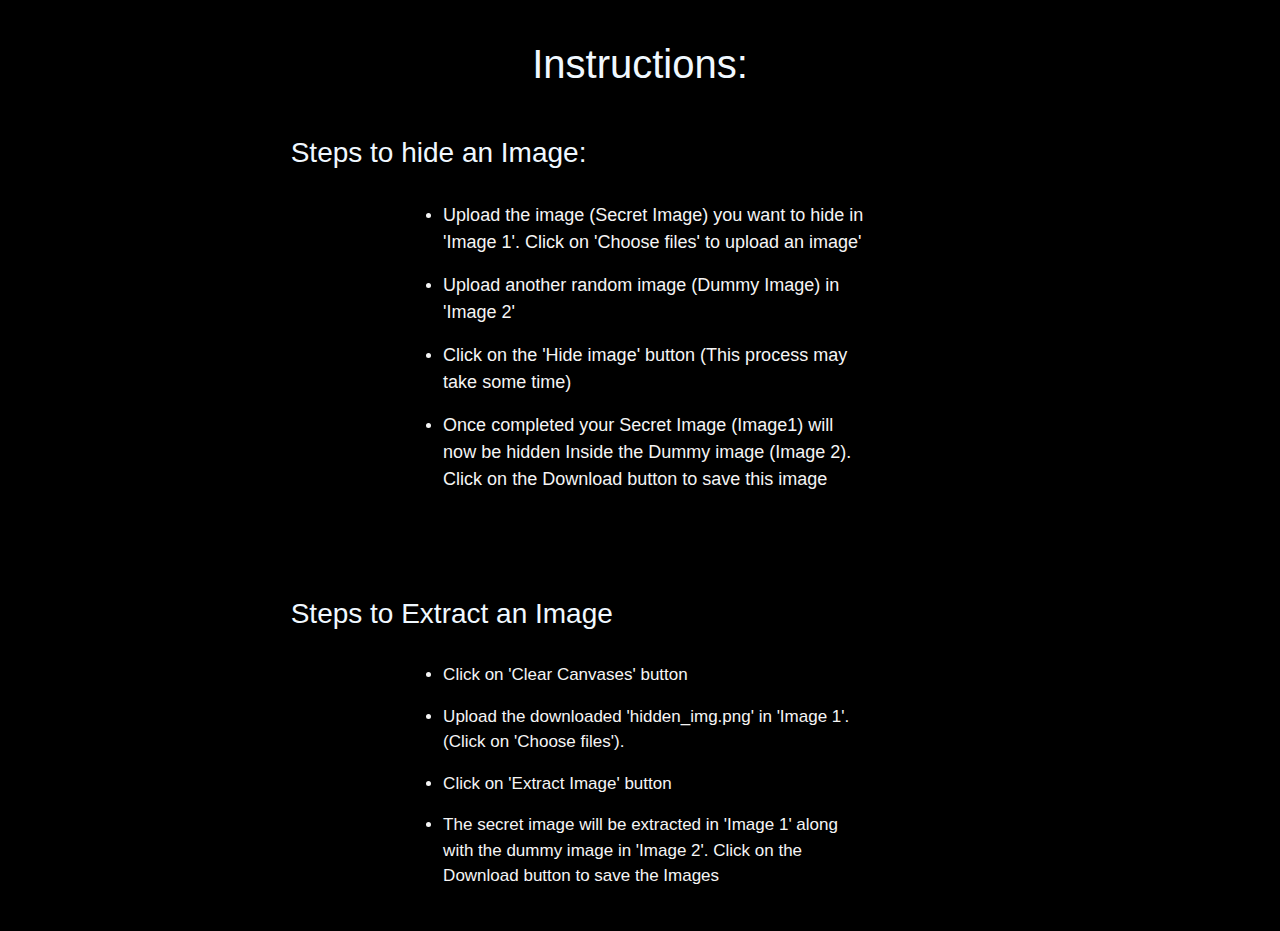
<file: comp/staego/instructions.html>
<!DOCTYPE html>
<html lang="en">
<head>
    <meta charset="UTF-8">
    <meta http-equiv="X-UA-Compatible" content="IE=edge">
    <meta name="viewport" content="width=device-width, initial-scale=1.0">


<link rel="stylesheet" href="../../css/w4_2.css">
<link rel="stylesheet" href="../../css/bootstrap.min.css">
<link
rel="stylesheet"
href="https://fonts.googleapis.com/css?family=Muli:200,300,400,500,600,700,800,900&display=swap"
/>
    <title>Image Steganography</title>
</head>
<body>

    <section id="navbar">
        <nav class="navbar navbar-expand-lg navbar-dark">
         
        </nav>
      </section>

        
        <div class="content pos row-centered">
          <div class='col-md-12 col-sm-12 col-xs-12 col-centered'>
  
              <h1 class="mt-4 mb-4 text-center">Instructions: </h1>
              
  
              <div class="jumbotron">
                <div class="container col-md-7">
                    <div class="row col-12 pt-4 pb-3 hide"> 
                    <h3>
                        Steps to hide an Image:
                    </h3>

                    <div class="col-md-8 points pt-4">
                    <ul>
                        <li>
                            <p>
                             Upload the image (Secret Image) you want to hide in 'Image 1'. Click on 'Choose files' to upload an image'
                            </p>
                        </li>

                        <li>
                            <p>
                                Upload another random image (Dummy Image) in 'Image 2'
                            </p>
                        
                        </li>

                        <li>
                            <p>
                                Click on the 'Hide image' button (This process may take some time)
                            </p>
                        </li>
                   
                        <li>
                            <p>
                                Once completed your Secret Image (Image1) will now be hidden Inside the Dummy image (Image 2).
                                Click on the Download button to save this image
                            </p>
                         
                        </li>

                        </ul>
                     </div>
                    </div>

                    <div class="row col-12 pt-4 pb-3 mt-5 extract"> 
                        <h3>
                            Steps to Extract an Image
                        </h3>
    
                        <div class="col-md-8 points pt-4">
                        <ul>
                            <li>
                                <p>
                                    Click on 'Clear Canvases' button
                                </p>
                            </li>
    
                            <li>
                                <p>
                                    Upload the downloaded 'hidden_img.png' in 'Image 1'.(Click on 'Choose files').
                                </p>
                            
                            </li>
    
                            <li>
                                <p>
                                    Click on 'Extract Image' button
                                </p>
                            </li>
                       
                            <li>
                                <p>
                                    The secret image will be extracted in 'Image 1' along with the dummy image in 
                                    'Image 2'. Click on the Download button to save the Images
                                </p>
                             
                            </li>

                            </ul>
                         </div>
                        </div>
                    
                </div>

                </div>
        </div>
    </div>

                   


  <!-- jQuery (Bootstrap JS plugins depend on it) -->
  <script src="../../js/jquery.slim.min.js"></script>
    <script src="../../js/popper.min.js"></script>
    <script src="../../js/bootstrap.min.js"></script>
  

<script src="https://www.dukelearntoprogram.com/course1/common/js/image/SimpleImage.js"></script>
<script src="../../js/w4_2.js"></script>


<!-- /////////////////////////// -->
</body>
</html>
</file>
<file: landing-page1/css/styles.css>
body {
  background-color: black;
  font-family: "muli" !important;
}

h1,
h2 {
  color: aliceblue;
}

/* /////////Navbar//////////// */
.navbar {
  background-color: black !important;
  background-image: linear-gradient(
    43deg,
    #4158d0 0%,
    #c850c0 46%,
    #ffcc70 100%
  );

  -webkit-text-fill-color: transparent;
  -webkit-background-clip: text;
}

.navbar-brand {
  font-size: 1.5em;
  font-weight: 800;
  color: aliceblue !important;
}

.navbar-nav a {
  font-size: 1.4em;
  margin-left: 20px !important;
  margin-right: 20px !important;
  font-weight: 700 !important;
}

/* /////////////////// */
.navbar-nav a:hover {
  /* background-color: #D9AFD9; */
  background-image: linear-gradient(0deg, #d9afd9 0%, #97d9e1 100%);

  /* -webkit-text-fill-color: transparent; */
  -webkit-background-clip: text;
}

/* effect-shine */

.bttn-dark {
  font-size: 18px;
  letter-spacing: 2px;
  text-transform: uppercase;
  display: inline-block;
  text-align: center;
  /* width: 270px; */
  font-weight: bold;
  /* padding: 14px 0px; */
  border: 3px solid #af52c3;
  border-radius: 2px;
  position: relative;
  box-shadow: 0 2px 10px rgba(0, 0, 0, 0.16), 0 3px 6px rgba(0, 0, 0, 0.1);
  z-index: 2;
}
.bttn-dark:before {
  -webkit-transition: 0.5s all ease;
  transition: 0.5s all ease;
  position: absolute;
  top: 0;
  left: 50%;
  right: 50%;
  bottom: 0;
  opacity: 0;
  content: "";
  background-color: #af52c3;
  z-index: -1;
}
.bttn-dark:hover:before {
  -webkit-transition: 0.5s all ease;
  transition: 0.5s all ease;
  left: 0;
  right: 0;
  opacity: 1;
}
.bttn-dark:focus:before {
  -webkit-transition: 0.5s all ease;
  transition: 0.5s all ease;
  left: 0;
  right: 0;
  opacity: 1;
}

/* ///////////// */

/* a {
  position: relative;
}

.nav-link:before {
  content: "";
  width: 0;
  height: 5px;
  background-color: #00bcd4;
  position: absolute;
  top: 120%;
  left: 0;
  transition: all 0.5s;
}

.nav-link:after {
  content: "";
  width: 0;
  height: 5px;
  background-color: #f0f;
  position: absolute;
  top: 120%;
  right: 0;
  transition: all 0.5s;
}

.nav-link:hover:before {
  width: 50%;
  transform: translateX(100%);
}

.nav-link:hover:after {
  width: 50%;
  transform: translateX(-100%);
} */

/* /////////////home/////////////// */
.home-container {
  padding-top: 15em !important;
  padding-bottom: 15em !important;
  margin-left: 20% !important;
  margin-right: 20% !important;
  width: 60%;
}

h3 {
  color: aliceblue;
}

.c-text p {
  font-size: 0.8em !important;
}

.home-container h1 {
  text-align: center;
  font-size: 5.2vw;
  font-weight: 900;
}

.started button {
  padding: 20px 40px 20px 40px;
  color: aliceblue;
  background-color: #5a4fcf;
  border: 0;
  font-size: 1.5em;
  font-weight: 500;
  border-radius: 2%;
}

.services-btn button {
  padding: 10px 15px 10px 15px;
  color: aliceblue;
  background-color: #5a4fcf;
  border: 0;
  font-size: 1em;
  font-weight: 500;
  border-radius: 2%;
}

.home-container div h1 {
  /* background: linear-gradient(45deg, blue, transparent), radial-gradient(red, transparent); */
  background-color: #4158d0;
  background-image: linear-gradient(
    43deg,
    #4158d0 0%,
    #c850c0 46%,
    #ffcc70 100%
  );

  -webkit-text-fill-color: transparent;
  -webkit-background-clip: text;
}

/* //////////////Features////////////// */

.f-cont {
  background-color: #18181a;
  padding-top: 8em !important;
  padding-bottom: 8em !important;
}

.s-cont {
  padding-top: 6em !important;
  padding-bottom: 7em !important;
}

.features-h1 {
  font-size: 4vw;
  font-weight: 600;

  width: 60% !important;
  margin-left: 20% !important;
  margin-right: 20% !important ;
}

.img-thumbnail {
  background-color: rgb(255, 255, 255) !important;
  border-radius: 50%;
  height: 10em;
  border: 0;
  padding: 20px 20px 20px 20px;
}

.card {
  background-color: black;
  color: aliceblue;
}

li {
  margin-bottom: 15px !important;
}

/* /////////////Services/////////////// */
.card-img-top {
  height: 250px !important;
}

.card:hover {
  transform: scale(1.15);
  background-color: #18181a;
}
.card {
  transition: transform 0.5s;
}

/* ///////////footer/////////// */

.foot-cont {
  background-color: #18181a !important;
  color: aliceblue !important;
}

.dis-text {
  padding-left: 6% !important;
  padding-right: 8% !important;
  text-align: justify;
}

.send-btn {
  text-align: start !important;
}

.icon {
  height: 30px !important;
  margin-left: 5% !important;
}

.icon:hover {
  transform: scale(1.2);
  background-color: #18181a;
}
.icon {
  transition: transform 0.4s;
}

/* ////////////////ty////////////////// */

.thank-cont {
  margin-top: 15% !important;
  margin-bottom: 15% !important;
  font-family: system-ui, -apple-system, BlinkMacSystemFont, "Segoe UI", Roboto,
    Oxygen, Ubuntu, Cantarell, "Open Sans", "Helvetica Neue", sans-serif;
  background-color: #18181a;
  width: 60%;
  margin-left: 20%;
  margin-right: 20%;
}

.thank-cont:hover {
  transform: scale(1.1);
  background-color: #18181a;
}
.thank-cont {
  transition: transform 0.4s;
}

.ty-text {
  font-weight: 400;
  color: rgb(240, 248, 255, 0.8);
}

.modal-content {
  background-color: #18181a !important;
}

.modal-header,
.modal-footer {
  border-color: #18181a !important;
}

.modal-content {
  color: aliceblue !important;
}

.modal-header .btn-close {
  background-color: aliceblue !important;
  margin-left: 0px !important;
}

.modal-header {
  margin-bottom: 0px !important;
}

.modal-header .col-2 {
  text-align: end !important;
}

.text-btn {
  background-color: #5a4fcf !important;
  color: aliceblue !important;
  letter-spacing: 2px;
  text-align: center;
}

.text-btn:hover {
  background-color: #4d43b2 !important;
}

.file-btn {
  background-color: #af52c3 !important;
  color: aliceblue !important;
  letter-spacing: 2px;
  text-align: center;
}

.file-btn:hover {
  background-color: #9d44b0 !important;
}

/* ///////////Scroll to top button/////////////// */
#btn-back-to-top {
  position: fixed;
  bottom: 20px;
  right: 20px;
  display: none;
  border-radius: 50% !important;
  background-color: #5a4fcf !important;
}


#btn-back-to-top:hover{

  background-color: #4339a9 !important;
}

/* #btn-back-to-top:{

  background-color: #4339a9 !important;
} */


/* #btn-back-to-top{
  transition: transform 2s !important;
} */

/* ///////////////media queries/////////////// */

@media (max-width: 768px) {
  .started button {
    padding: 15px 30px 15px 30px;
  }

  .dis1 {
    /* border-top: 1px solid white; */
    margin-top: 10vw !important;
  }

  .c-text p {
    font-size: 4vw !important;
  }

  .c-text {
    padding: 0 !important;
    margin: 1px !important;
  }

  .f-cont {
    padding-top: 5em !important;
    padding-bottom: 5em !important;
  }

  h2, .h3-title{
    font-size: 5.5vw;
    margin-bottom: 6% !important;

  }

  h3 {
    font-size: 4vw;
  }

  .started {
    font-size: 3vw;
  }

  h1 {
    font-size: 10vw !important;
  }

  .img-thumbnail {
    background-color: rgb(255, 255, 255) !important;
    border-radius: 50%;
    height: 7em;
    border: 0;
    padding: 20px 20px 20px 20px;
  }

  .home-container {
    width: 90% !important;
    margin-left: 5% !important;
    margin-right: 5% !important;
  }

  .card {
    margin-bottom: 5% !important;
  }

  .card-l {
    margin-bottom: 0 !important;
  }

  .card:hover {
    transform: scale(1.1);
    background-color: #18181a;
  }
  .card {
    transition: transform 0.5s;
  }

  .card img {
    margin-left: 13%;
    margin-right: 13%;
    width: 76%;
    height: 200px !important;
  }

  .navbar-nav {
    text-align: center;
  }
}
</file>
<file: comp/file/css/styles.css>
body {
  margin: 0;
  padding: 0;
  width: 100%;
  height: 100%;
  /* font-family: system-ui, -apple-system, BlinkMacSystemFont, "Segoe UI", Roboto,
    Oxygen, Ubuntu, Cantarell, "Open Sans", "Helvetica Neue", sans-serif; */
  background-color: #000 !important;
  /* background-image: url("data:image/svg+xml,%3csvg xmlns='http://www.w3.org/2000/svg' version='1.1' xmlns:xlink='http://www.w3.org/1999/xlink' xmlns:svgjs='http://svgjs.com/svgjs' width='1920' height='1080' preserveAspectRatio='none' viewBox='0 0 1920 1080'%3e%3cg mask='url(%26quot%3b%23SvgjsMask1120%26quot%3b)' fill='none'%3e%3crect width='1920' height='1080' x='0' y='0' fill='%230e2a47'%3e%3c/rect%3e%3cpath d='M1380.902%2c896.201C1475.112%2c898.171%2c1580.415%2c889.599%2c1629.989%2c809.462C1681.35%2c726.437%2c1656.74%2c618.91%2c1602.765%2c537.56C1554.407%2c464.676%2c1468.368%2c433.64%2c1380.902%2c434.045C1294.264%2c434.447%2c1208.97%2c466.431%2c1162.574%2c539.6C1112.803%2c618.093%2c1100.7%2c720.142%2c1149.231%2c799.408C1196.069%2c875.91%2c1291.22%2c894.325%2c1380.902%2c896.201' fill='rgba(28%2c 83%2c 142%2c 0.4)' class='triangle-float1'%3e%3c/path%3e%3cpath d='M895.393%2c262.491C965.787%2c264.569%2c1037.201%2c233.617%2c1070.209%2c171.406C1101.658%2c112.132%2c1079.987%2c41.172%2c1042.261%2c-14.318C1009.458%2c-62.567%2c953.723%2c-86.977%2c895.393%2c-85.722C839.386%2c-84.517%2c789.214%2c-55.449%2c759.08%2c-8.224C726.185%2c43.327%2c710.081%2c106.969%2c737.583%2c161.588C767.679%2c221.358%2c828.502%2c260.517%2c895.393%2c262.491' fill='rgba(28%2c 83%2c 142%2c 0.4)' class='triangle-float2'%3e%3c/path%3e%3cpath d='M1747.647%2c547.982C1824.879%2c546.059%2c1871.6%2c470.125%2c1906.393%2c401.147C1936.957%2c340.553%2c1950.138%2c270.937%2c1917.371%2c211.505C1883.54%2c150.143%2c1817.65%2c116.276%2c1747.647%2c113.218C1671.282%2c109.882%2c1588.695%2c129.463%2c1550.134%2c195.461C1511.323%2c261.888%2c1536.984%2c342.293%2c1574.589%2c409.41C1613.304%2c478.509%2c1668.466%2c549.954%2c1747.647%2c547.982' fill='rgba(28%2c 83%2c 142%2c 0.4)' class='triangle-float3'%3e%3c/path%3e%3cpath d='M283.786%2c884.35C375.611%2c881.562%2c448.543%2c816.568%2c494.558%2c737.056C540.671%2c657.374%2c561.235%2c561.441%2c517.562%2c480.396C471.854%2c395.576%2c380.082%2c342.637%2c283.786%2c345.925C192.411%2c349.045%2c121.91%2c416.336%2c76.115%2c495.468C30.219%2c574.774%2c6.448%2c669.742%2c49.611%2c750.568C94.999%2c835.561%2c187.477%2c887.275%2c283.786%2c884.35' fill='rgba(28%2c 83%2c 142%2c 0.4)' class='triangle-float3'%3e%3c/path%3e%3cpath d='M736.271%2c1077.26C802.794%2c1078.283%2c864.696%2c1043.951%2c899.188%2c987.059C935.029%2c927.943%2c944.578%2c852.519%2c908.149%2c793.764C873.248%2c737.473%2c802.486%2c725.851%2c736.271%2c724.292C666.186%2c722.642%2c585.804%2c725.188%2c549.782%2c785.329C513.17%2c846.455%2c543.449%2c922.132%2c581.807%2c982.178C616.693%2c1036.788%2c671.477%2c1076.264%2c736.271%2c1077.26' fill='rgba(28%2c 83%2c 142%2c 0.4)' class='triangle-float2'%3e%3c/path%3e%3c/g%3e%3cdefs%3e%3cmask id='SvgjsMask1120'%3e%3crect width='1920' height='1080' fill='white'%3e%3c/rect%3e%3c/mask%3e%3cstyle%3e %40keyframes float1 %7b 0%25%7btransform: translate(0%2c 0)%7d 50%25%7btransform: translate(-10px%2c 0)%7d 100%25%7btransform: translate(0%2c 0)%7d %7d .triangle-float1 %7b animation: float1 5s infinite%3b %7d %40keyframes float2 %7b 0%25%7btransform: translate(0%2c 0)%7d 50%25%7btransform: translate(-5px%2c -5px)%7d 100%25%7btransform: translate(0%2c 0)%7d %7d .triangle-float2 %7b animation: float2 4s infinite%3b %7d %40keyframes float3 %7b 0%25%7btransform: translate(0%2c 0)%7d 50%25%7btransform: translate(0%2c -10px)%7d 100%25%7btransform: translate(0%2c 0)%7d %7d .triangle-float3 %7b animation: float3 6s infinite%3b %7d %3c/style%3e%3c/defs%3e%3c/svg%3e"); */
}


/* ////////////navbar////////////// */


.navbar {
  background-color: black !important;
  font-family: "muli" !important;

  /* background-image: linear-gradient(
    43deg,
    #4158d0 0%,
    #c850c0 46%,
    #ffcc70 100%
  );

  -webkit-text-fill-color: transparent;
  -webkit-background-clip: text; */
}

.navbar-brand {
  font-size: 1.5em !important;
  font-weight: 800;
  color: aliceblue !important;
}

.navbar-nav a {
  font-size: 1.4em;
  margin-left: 20px !important;
  margin-right: 20px !important;
  font-weight: 700 !important;
}

/* /////////////////// */
.navbar-nav a:hover {
  /* background-color: #D9AFD9; */
  background-image: linear-gradient(0deg, #d9afd9 0%, #97d9e1 100%);

  /* -webkit-text-fill-color: transparent; */
  -webkit-background-clip: text;
}


.dropdown-menu{
  background-color:#212121 !important;
  float: right !important;
}

.dropdown-item{
  font-size: 1em !important;
}


/* ///////////////home///////////////// */
.Home{
  padding-top: 11% !important;
  padding-bottom: 8% !important;
  padding-left: 10% !important;
  padding-right: 10% !important;
}

.btn-Class{
  margin-top: 8% !important;
}



/* /////////// */
.enc-cont {
  text-align: center !important;
  padding-left: 15% !important;
  padding-right: 15% !important;
  padding-top: 6%;
  padding-bottom: 6%;
}

.dropzone {
  text-align: center !important;
  margin-left: auto !important;
  margin-right: auto !important;
}

.img-thumbnail {
  height: 7vw !important;
  width: 7vw !important;
  background: rgba(22, 47, 115, 0) !important;
  border-color: rgb(255, 255, 255, 0) !important;
  /* clip-path: circle() !important; */
}


.enc-p {
  padding-left: 8vw !important;
  padding-right: 8vw !important;
}

* {
  color: aliceblue !important;
}

.divTableCell {
  text-align: center;
}

.btnClass {
  display: flex !important;
  justify-content: space-evenly;
}

a,
a:link,
a:visited,
a:active {
  color: blue;
}

a:hover {
  cursor: pointer;
  color: red;
}

.black10pointcourier {
  font-family: "courier";
  color: black;
  font-size: 10pt;
}

.container {
  width: 80%;
  margin: 0 auto;
}

.dropzone {
  border: 10px dashed gray;
  width: 40%;
  padding: 2% 2% 5% 2%;
  text-align: center;
  margin: 5px 0 5px 0;
}

.divTablefullwidth {
  display: table;
  width: 100%;
}

.divTable {
  display: table;
}

.divTableRow {
  display: table-row;
}
.divTableCell {
  padding: 3px 3px;
}
.divTableBody {
  display: table-row-group;
}

.greenspan {
  color: green;
}

.redspan {
  color: red;
}

.divTableCell input {
  color: black !important;
}

.form-control {
  width: 40% !important;
  margin-left: auto !important;
  margin-right: auto !important;
}

.divTableCell {
  font-weight: 500 !important;
}

.divTableCell input:focus {
  background-color: rgb(232, 245, 255);
}


/* /////////////footer///////////////// */
.foot-cont {
  background-color: #18181a !important;
  color: aliceblue !important;
}

.dis-text {
  padding-left: 6% !important;
  padding-right: 8% !important;
  text-align: justify;
}

.send-btn {
  text-align: start !important;
}

.icon {
  height: 30px !important;
  margin-left: 5% !important;
}

.icon:hover {
  transform: scale(1.2);
  background-color: #18181a;
}
.icon {
  transition: transform 0.4s;
}



.bttn-dark {
  letter-spacing: 2px;
  text-transform: uppercase;
  display: inline-block;
  text-align: center;
  font-weight: bold;
  border: 3px solid #af52c3;
  border-radius: 2px;
  position: relative;
  box-shadow: 0 2px 10px rgba(0, 0, 0, 0.16), 0 3px 6px rgba(0, 0, 0, 0.1);
  z-index: 2;
}
.bttn-dark:before {
  -webkit-transition: 0.5s all ease;
  transition: 0.5s all ease;
  position: absolute;
  top: 0;
  left: 50%;
  right: 50%;
  bottom: 0;
  opacity: 0;
  content: "";
  background-color: #af52c3;
  z-index: -1;
}
.bttn-dark:hover:before {
  -webkit-transition: 0.5s all ease;
  transition: 0.5s all ease;
  left: 0;
  right: 0;
  opacity: 1;
}
.bttn-dark:focus:before {
  -webkit-transition: 0.5s all ease;
  transition: 0.5s all ease;
  left: 0;
  right: 0;
  opacity: 1;
}

.services-btn button {
  padding: 10px 15px 10px 15px;
  color: aliceblue;
  background-color: #5a4fcf;
  border: 0;
  font-size: 1em;
  font-weight: 500;
  border-radius: 2%;
}

.services-btn1 button {
  padding: 10px 15px 10px 15px;
  color: aliceblue;

  font-size: 1em;
  /* font-weight: 500; */
  border-radius: 2%;
}


.form-control{
  color: #000 !important;
}

/* ///////////Scroll to top button/////////////// */
#btn-back-to-top {
  position: fixed;
  bottom: 20px;
  right: 20px;
  display: none;
  border-radius: 50% !important;
  background-color: #5a4fcf !important;
}


#btn-back-to-top:hover{

  background-color: #4339a9 !important;
}


/* /////////////media queries/////////// */
@media (max-width: 768px) {
  .dropzone {
    width: 60%;
  }

  .enc-p {
    padding-left: 0 !important;
    padding-right: 0 !important;
  }

  .img-thumbnail {
    height: 5em !important;
    width: 5em !important;
  }
  body {
    width: 90% !important;
    margin-left: 5% !important;
    margin-right: 5% !important;
  }

  .form-control {
    width: 80% !important;
  }
}
</file>
<file: comp/pass/css/styles.css>
body {
  margin: 0;
  padding: 0;
  width: 100%;
  height: 100%;
  font-family: "muli" !important;
  /* font-family: system-ui, -apple-system, BlinkMacSystemFont, "Segoe UI", Roboto,
    Oxygen, Ubuntu, Cantarell, "Open Sans", "Helvetica Neue", sans-serif; */
  background-color: #000;
  /* background-image: url("data:image/svg+xml,%3csvg xmlns='http://www.w3.org/2000/svg' version='1.1' xmlns:xlink='http://www.w3.org/1999/xlink' xmlns:svgjs='http://svgjs.com/svgjs' width='1920' height='1080' preserveAspectRatio='none' viewBox='0 0 1920 1080'%3e%3cg mask='url(%26quot%3b%23SvgjsMask1120%26quot%3b)' fill='none'%3e%3crect width='1920' height='1080' x='0' y='0' fill='%230e2a47'%3e%3c/rect%3e%3cpath d='M1380.902%2c896.201C1475.112%2c898.171%2c1580.415%2c889.599%2c1629.989%2c809.462C1681.35%2c726.437%2c1656.74%2c618.91%2c1602.765%2c537.56C1554.407%2c464.676%2c1468.368%2c433.64%2c1380.902%2c434.045C1294.264%2c434.447%2c1208.97%2c466.431%2c1162.574%2c539.6C1112.803%2c618.093%2c1100.7%2c720.142%2c1149.231%2c799.408C1196.069%2c875.91%2c1291.22%2c894.325%2c1380.902%2c896.201' fill='rgba(28%2c 83%2c 142%2c 0.4)' class='triangle-float1'%3e%3c/path%3e%3cpath d='M895.393%2c262.491C965.787%2c264.569%2c1037.201%2c233.617%2c1070.209%2c171.406C1101.658%2c112.132%2c1079.987%2c41.172%2c1042.261%2c-14.318C1009.458%2c-62.567%2c953.723%2c-86.977%2c895.393%2c-85.722C839.386%2c-84.517%2c789.214%2c-55.449%2c759.08%2c-8.224C726.185%2c43.327%2c710.081%2c106.969%2c737.583%2c161.588C767.679%2c221.358%2c828.502%2c260.517%2c895.393%2c262.491' fill='rgba(28%2c 83%2c 142%2c 0.4)' class='triangle-float2'%3e%3c/path%3e%3cpath d='M1747.647%2c547.982C1824.879%2c546.059%2c1871.6%2c470.125%2c1906.393%2c401.147C1936.957%2c340.553%2c1950.138%2c270.937%2c1917.371%2c211.505C1883.54%2c150.143%2c1817.65%2c116.276%2c1747.647%2c113.218C1671.282%2c109.882%2c1588.695%2c129.463%2c1550.134%2c195.461C1511.323%2c261.888%2c1536.984%2c342.293%2c1574.589%2c409.41C1613.304%2c478.509%2c1668.466%2c549.954%2c1747.647%2c547.982' fill='rgba(28%2c 83%2c 142%2c 0.4)' class='triangle-float3'%3e%3c/path%3e%3cpath d='M283.786%2c884.35C375.611%2c881.562%2c448.543%2c816.568%2c494.558%2c737.056C540.671%2c657.374%2c561.235%2c561.441%2c517.562%2c480.396C471.854%2c395.576%2c380.082%2c342.637%2c283.786%2c345.925C192.411%2c349.045%2c121.91%2c416.336%2c76.115%2c495.468C30.219%2c574.774%2c6.448%2c669.742%2c49.611%2c750.568C94.999%2c835.561%2c187.477%2c887.275%2c283.786%2c884.35' fill='rgba(28%2c 83%2c 142%2c 0.4)' class='triangle-float3'%3e%3c/path%3e%3cpath d='M736.271%2c1077.26C802.794%2c1078.283%2c864.696%2c1043.951%2c899.188%2c987.059C935.029%2c927.943%2c944.578%2c852.519%2c908.149%2c793.764C873.248%2c737.473%2c802.486%2c725.851%2c736.271%2c724.292C666.186%2c722.642%2c585.804%2c725.188%2c549.782%2c785.329C513.17%2c846.455%2c543.449%2c922.132%2c581.807%2c982.178C616.693%2c1036.788%2c671.477%2c1076.264%2c736.271%2c1077.26' fill='rgba(28%2c 83%2c 142%2c 0.4)' class='triangle-float2'%3e%3c/path%3e%3c/g%3e%3cdefs%3e%3cmask id='SvgjsMask1120'%3e%3crect width='1920' height='1080' fill='white'%3e%3c/rect%3e%3c/mask%3e%3cstyle%3e %40keyframes float1 %7b 0%25%7btransform: translate(0%2c 0)%7d 50%25%7btransform: translate(-10px%2c 0)%7d 100%25%7btransform: translate(0%2c 0)%7d %7d .triangle-float1 %7b animation: float1 5s infinite%3b %7d %40keyframes float2 %7b 0%25%7btransform: translate(0%2c 0)%7d 50%25%7btransform: translate(-5px%2c -5px)%7d 100%25%7btransform: translate(0%2c 0)%7d %7d .triangle-float2 %7b animation: float2 4s infinite%3b %7d %40keyframes float3 %7b 0%25%7btransform: translate(0%2c 0)%7d 50%25%7btransform: translate(0%2c -10px)%7d 100%25%7btransform: translate(0%2c 0)%7d %7d .triangle-float3 %7b animation: float3 6s infinite%3b %7d %3c/style%3e%3c/defs%3e%3c/svg%3e"); */
}


/* /////////Navbar//////////// */
.navbar {
  background-color: black !important;
  /* background-image: linear-gradient(
    43deg,
    #4158d0 0%,
    #c850c0 46%,
    #ffcc70 100%
  );

  -webkit-text-fill-color: transparent;
  -webkit-background-clip: text; */
}

.navbar-brand {
  font-size: 1.5em;
  font-weight: 800;
  color: aliceblue !important;
}

.navbar-nav a {
  font-size: 1.4em;
  margin-left: 20px !important;
  margin-right: 20px !important;
  font-weight: 700 !important;
}

/* /////////////////// */
.navbar-nav a:hover {
  /* background-color: #D9AFD9; */
  background-image: linear-gradient(0deg, #d9afd9 0%, #97d9e1 100%);

  /* -webkit-text-fill-color: transparent; */
  -webkit-background-clip: text;
}


.dropdown-menu{
  background-color:#212121 !important;
  float: right !important;
}

.dropdown-item{
  font-size: 1em !important;
}

/* /////////////home////////////////// */
.home-c {
  padding-top: 12% !important;
  padding-bottom: 12% !important;
  padding-left: 10% !important;
  padding-right: 10% !important;
}


.home-t > h1{
font-size: 2.1em !important;
font-weight: 600 !important;
}

.bttn-dark {
  font-size: 20px !important;
  letter-spacing: 2px;
  text-transform: uppercase;
  display: inline-block;
  text-align: center;
  font-weight: bold;
  border: 3px solid #af52c3;
  border-radius: 2px;
  position: relative;
  box-shadow: 0 2px 10px rgba(0, 0, 0, 0.16), 0 3px 6px rgba(0, 0, 0, 0.1);
  z-index: 2;
}
.bttn-dark:before {
  -webkit-transition: 0.5s all ease;
  transition: 0.5s all ease;
  position: absolute;
  top: 0;
  left: 50%;
  right: 50%;
  bottom: 0;
  opacity: 0;
  content: "";
  background-color: #af52c3;
  z-index: -1;
}
.bttn-dark:hover:before {
  -webkit-transition: 0.5s all ease;
  transition: 0.5s all ease;
  left: 0;
  right: 0;
  opacity: 1;
}
.bttn-dark:focus:before {
  -webkit-transition: 0.5s all ease;
  transition: 0.5s all ease;
  left: 0;
  right: 0;
  opacity: 1;
}

.started button {
  float: left !important;
  padding: 15px 22px 15px 22px;
  color: aliceblue;
  background-color: #5a4fcf;
  border: 0;
  font-size: 1.5em;
  font-weight: 500;
  border-radius: 2%;
}


/* /////////////Gen-c///////////////// */
.gen-c{
background-color:#18181a !important;
padding-top: 6% !important;
padding-bottom: 7% !important;
}

.gen-r{
  margin-left: 25% !important;
  margin-right: 25% !important;
  padding: 0 !important;
}


/* /////////////footer///////////////// */
.foot-cont {
  background-color: #18181a !important;
  color: aliceblue !important;
}

.dis-text {
  padding-left: 6% !important;
  padding-right: 8% !important;
  text-align: justify;
}

.send-btn {
  text-align: start !important;
}

.icon {
  height: 30px !important;
  margin-left: 5% !important;
}

.icon:hover {
  transform: scale(1.2);
  background-color: #18181a;
}
.icon {
  transition: transform 0.4s;
}


.services-btn button {
  padding: 10px 15px 10px 15px;
  color: aliceblue;
  background-color: #5a4fcf;
  border: 0;
  font-size: 1em;
  font-weight: 500;
  border-radius: 2%;
}

.send-btn button{
font-size: 1em !important;
}

.form-control{
  color: #000 !important;
}

/* .gen-r > *{
  padding: 0 !important;
} */
/* .home-t {
  background-color: black !important;
  background-image: linear-gradient(90deg, #d9afd9 0%, #97d9e1 100%);

  -webkit-text-fill-color: transparent;
  -webkit-background-clip: text;
} */

input {
  background: #f8f8f8;
  color: #0f0f0f;
  border: 1px solid #ddd;
  padding: 5px 10px;
  font-size: 20px;
  width: 100%;
  border-radius: 10px;
  outline: none;
}

.wrap {
  margin: 35px auto;
  width: 50%;
}

.wrap .head {
  margin-top: 2%;
  font-size: 22px;
  color: #212121;
  text-align: left;
}

* {
  color: aliceblue !important;
}

input {
  color: #0f0f0f !important;
}

input:focus,
input:hover {
  background-color: rgb(232, 245, 255);
}

.pass-info {
  margin-top: 1vw !important;
}

/* ///////////Scroll to top button/////////////// */
#btn-back-to-top {
  position: fixed;
  bottom: 20px;
  right: 20px;
  display: none;
  border-radius: 50% !important;
  background-color: #5a4fcf !important;
}


#btn-back-to-top:hover{

  background-color: #4339a9 !important;
}

/* /////////////media queires//////////// */

@media (max-width: 768px) {
  .wrap {
    margin: auto;
    width: 80%;
  }

.home-c{
  padding-left: 3% !important;
  padding-right: 3% !important;
}

.home-c .col-md-8{
  margin-top: 8% !important;
  font-size: 0.8em !important;
}
.gen-r{
  margin-left: 10% !important;
  margin-right: 10% !important;
}

  /* //////footer//////////// */
  .dis1 {
    /* border-top: 1px solid white; */
    margin-top: 10vw !important;
  }

  .dis-text {
    padding-left: 6% !important;
    padding-right: 8% !important;
    text-align: justify;
  }
}
</file>
<file: css/w4_2.css>
*{
    font-family: -apple-system, BlinkMacSystemFont, 'Segoe UI', Roboto, Oxygen, Ubuntu, Cantarell, 'Open Sans', 'Helvetica Neue', sans-serif;
  padding: 0px;
  margin: 0px;
  }

body{
  background-color: black !important;
}

  canvas{
    height:20vw;
    border: 1px solid;
    /* box-shadow: 5px 10px 18px #888888; */
    box-shadow: rgba(0, 0, 0, 0.25) 0px 54px 55px, 
    rgba(255, 255, 255, 0.12) 0px -12px 30px, rgba(255, 255, 255, 0.12) 0px 4px 6px,
    rgba(255, 255, 255, 0.17) 0px 12px 13px, rgba(255, 255, 255, 0.09) 0px -3px 5px;
     /* margin: 10px; */
    }

    .can_cont{
      padding: 0px;
    }

.container{
  margin-bottom: 10px;
}

    #myVideo {
      position: fixed;
      /* right: 0; */
      bottom: 0;
      /* top: 0; */
      width: 100%; 
  
      /* min-height: 10%; */
    }

    .content{
      position: fixed;
      text-align: center;
    }
    
    .col-centered {
      display:inline-block;
      float:none;
      text-align:left;
  }

  .row-centered {
    text-align:center;
    margin:0px
}
  
  .pos{
    position: relative;
  }
  

  
  
h1{
    /* text-align: center; */
    font-size: 40px;
    color: aliceblue;
}

.col1{
  font-size: 15px;
}


h2,h1,h5,h3{
  color: aliceblue ;
}
/* //////////////////navbar///////////////////// */

.navbar {
  background-color: black !important;
}

.navbar-brand {
  font-family: "muli" !important;

  font-size: 1.5em;
  font-weight: 800;
}

.navbar-nav a {
  font-family: "muli" !important;
  color: aliceblue !important;

  font-size: 1.4em;
  margin-left: 20px !important;
  margin-right: 20px !important;
  font-weight: 700 !important;
}

/* /////////////////// */
.navbar-nav a:hover {
  /* background-color: #D9AFD9; */
  background-image: linear-gradient(0deg, #d9afd9 0%, #97d9e1 100%);

  /* -webkit-text-fill-color: transparent; */
  -webkit-background-clip: text;
}


.dropdown-menu{
  background-color:#212121 !important;
  float: right !important;
}

.dropdown-item{
  font-size: 1em !important;
}

/* //////////////////buttons///////////////////// */

.col1{
  text-align: center;
  margin: auto;
}

input .col1{
  
display:flex;
}

div .buttons1{
  text-align: center;

font-size: 25px;
/* margin-left: 10px; */
}

.col1{
  font-size: 15px;
  
}


div .test_but1{
  margin: 0px auto 0px auto;
  /* padding-right: 0px; */
}

div .stag_but1{
  padding-top: 20px;
  padding-bottom: 20px;

} 

.stag_but1 input{
  margin-top: 20px;
  margin-left: 20px;
}


.s1{
  /* color: gold; */
  color: white;
  background-color: #579abe;
  padding: 0px 10px 5px 10px;
}

.e1{
  color: white;
  background-color: #e03e52;
  padding: 0px 10px 5px 10px;

}



.container-fluid{
  margin-left: auto;
  margin-right: auto;
}

#alert_s1, #alert_e1, #alert_c1{
  margin-bottom: 0px;
}


.input-l{
  cursor: pointer;
  color: aliceblue !important;
  padding: 8px 15px 8px 15px !important;
  background-color: #343333 !important;
}


.input-l:hover{
 
  background-color: #172238 !important;
}



/* ///////////////home////////////////// */
.home-c {
  padding-top: 10% !important;
  padding-bottom: 10% !important;
  padding-left: 10% !important;
  padding-right: 10% !important;
}


.home-t > h1{
font-size: 2.1em !important;
/* text-align: start; */
/* font-weight: 800 !important; */
}

.bttn-dark {
  font-size: 20px !important;
  letter-spacing: 2px;
  text-transform: uppercase;
  display: inline-block;
  text-align: center;
  font-weight: bold;
  border: 3px solid #af52c3;
  border-radius: 2px;
  position: relative;
  box-shadow: 0 2px 10px rgba(0, 0, 0, 0.16), 0 3px 6px rgba(0, 0, 0, 0.1);
  z-index: 2;
}
.bttn-dark:before {
  -webkit-transition: 0.5s all ease;
  transition: 0.5s all ease;
  position: absolute;
  top: 0;
  left: 50%;
  right: 50%;
  bottom: 0;
  opacity: 0;
  content: "";
  background-color: #af52c3;
  z-index: -1;
}
.bttn-dark:hover:before {
  -webkit-transition: 0.5s all ease;
  transition: 0.5s all ease;
  left: 0;
  right: 0;
  opacity: 1;
}
.bttn-dark:focus:before {
  -webkit-transition: 0.5s all ease;
  transition: 0.5s all ease;
  left: 0;
  right: 0;
  opacity: 1;
}

.started button {
  float: left !important;
  padding: 15px 22px 15px 22px;
  color: aliceblue;
  background-color: #5a4fcf;
  border: 0;
  font-size: 1.5em;
  font-weight: 500;
  border-radius: 2%;
}



/* /////////////footer///////////////// */
.foot-cont {
  background-color: #18181a !important;
  color: aliceblue !important;
}

.dis-text {
  padding-left: 6% !important;
  padding-right: 8% !important;
  text-align: justify;
}

.send-btn {
  text-align: start !important;
}

.icon {
  height: 30px !important;
  margin-left: 5% !important;
}

.icon:hover {
  transform: scale(1.2);
  background-color: #18181a;
}
.icon {
  transition: transform 0.4s;
}


.services-btn button {
  padding: 10px 15px 10px 15px;
  color: aliceblue;
  background-color: #5a4fcf;
  border: 0;
  font-size: 1em;
  font-weight: 500;
  border-radius: 2%;
}

.send-btn button{
font-size: 1em !important;
}

.form-control{
  color: #000 !important;
}


/* //////////////////media/////////////////////// */

@media (max-width: 768px) {
  .btn{
    font-size: 0.8em !important;
  }

  canvas{
    height:45vw;
  }
}


/* ///////////Scroll to top button/////////////// */
#btn-back-to-top {
  position: fixed;
  bottom: 20px;
  right: 20px;
  display: none;
  border-radius: 50% !important;
  background-color: #5a4fcf !important;
}


#btn-back-to-top:hover{

  background-color: #4339a9 !important;
}

.nav-link, .nav-item a{
  color: aliceblue !important;
}


.alert-btn{
  cursor: pointer;
}

/* ///////////////////////about/////////////////////////////// */

.container .what, .container .how, .container .use, .points, .container .hide, .container .extract{
  color: whitesmoke;
  margin-left: auto;
  margin-right: auto;

}


.what p, .how p, .points{
  text-align: left;
  font-size: 17px;
}



/* //////////////////////////instructions////////////////// */

/* .container .hide, .container .extract, .about-hide{
  border: 1px solid black;
  box-shadow: rgba(0, 0, 0, 0.25) 0px 54px 55px, 
  rgba(255, 255, 255, 0.12) 0px -12px 30px, rgba(255, 255, 255, 0.12) 0px 4px 6px, 
  rgba(255, 255, 255, 0.17) 0px 12px 13px, rgba(255, 255, 255, 0.09) 0px -3px 5px;
  background:rgba(0, 0, 0, 0.3)
} */

.container .hide p{
  font-size: 18px;
}


/* ///////////////modal///////////////// */
.modal-content{
  background-color: #000 !important;
}


.cl1{
  background-color: #c3afd9 !important;
}


.cl1{
  margin-left: 0px !important;
}
</file>
<file: comp/text/css/styles.css>
@charset "utf-8";
/* CSS Document */
/* mr-roboto */

body{
  background-color: black !important;
}


/* ////////////home///////////////// */
.home-c{
  padding-top: 12% !important;
  padding-bottom: 12% !important;
  padding-left: 10% !important;
  padding-right: 10% !important;
}

/* main {
  width: 60em;
  margin: 0 auto;
} */

/* section {
  margin: 1em;
} */

/* ////////////////bttn-dark///////////// */
.bttn-dark {
  font-size: 20px !important;
  letter-spacing: 2px;
  text-transform: uppercase;
  display: inline-block;
  text-align: center;
  font-weight: bold;
  border: 3px solid #af52c3;
  border-radius: 2px;
  position: relative;
  box-shadow: 0 2px 10px rgba(0, 0, 0, 0.16), 0 3px 6px rgba(0, 0, 0, 0.1);
  z-index: 2;
}
.bttn-dark:before {
  -webkit-transition: 0.5s all ease;
  transition: 0.5s all ease;
  position: absolute;
  top: 0;
  left: 50%;
  right: 50%;
  bottom: 0;
  opacity: 0;
  content: "";
  background-color: #af52c3;
  z-index: -1;
}
.bttn-dark:hover:before {
  -webkit-transition: 0.5s all ease;
  transition: 0.5s all ease;
  left: 0;
  right: 0;
  opacity: 1;
}
.bttn-dark:focus:before {
  -webkit-transition: 0.5s all ease;
  transition: 0.5s all ease;
  left: 0;
  right: 0;
  opacity: 1;
}

.started button {
  float: left !important;
  padding: 15px 22px 15px 22px;
  color: aliceblue;
  background-color: #5a4fcf;
  border: 0;
  font-size: 1.5em;
  font-weight: 500;
  border-radius: 2%;
}

#message {
  color: red;
  font-weight: bold;
}

.output {
  background: rgb(0, 0, 0);
  word-wrap: anywhere;
}

.output a {
  display: block;
}

textarea {
  width: 100%;
  min-height: 10em;
}

label {
  display: block;
}

label input[type="text"] {
  display: block;
  width: 100%;
}

.linkify-label {
  display: flex !important;
}

* {
  color: aliceblue;
}

.form-control {
  color: black !important;
}

.form-floating textarea {
  color: black !important;
}

.img-thumbnail {
  height: 7vw !important;
  width: 7vw !important;
  background: rgb(0, 0, 0, 0) !important;
  border-color: rgb(0, 0, 0, 0) !important;
}

.form-floating textarea:focus {
  background-color: rgb(232, 245, 255);
}

.input-group input:focus {
  background-color: rgb(232, 245, 255);
}


.navbar {
  background-color: black !important;
  font-family: "muli" !important;

  /* background-image: linear-gradient(
    43deg,
    #4158d0 0%,
    #c850c0 46%,
    #ffcc70 100%
  );

  -webkit-text-fill-color: transparent;
  -webkit-background-clip: text; */
}

.navbar-brand {
  font-size: 1.5em !important;
  font-weight: 800;
  color: aliceblue !important;
}

.navbar-nav a {
  font-size: 1.4em;
  margin-left: 20px !important;
  margin-right: 20px !important;
  font-weight: 700 !important;
}

/* /////////////////// */
.navbar-nav a:hover {
  /* background-color: #D9AFD9; */
  background-image: linear-gradient(0deg, #d9afd9 0%, #97d9e1 100%);

  /* -webkit-text-fill-color: transparent; */
  -webkit-background-clip: text;
}


.dropdown-menu{
  background-color:#212121 !important;
  float: right !important;
}

.dropdown-item{
  font-size: 1em !important;
}

.output {
  background-color: #212121 ;
}


/* ////////////enc//////////// */

.enc-c{
  width: 60% !important;
  margin-left: 20%;
  margin-right: 20%;
}


/* /////////////footer///////////////// */
.foot-cont {
  background-color: #18181a !important;
  color: aliceblue !important;
}

.dis-text {
  padding-left: 6% !important;
  padding-right: 8% !important;
  text-align: justify;
}

.send-btn {
  text-align: start !important;
}

.icon {
  height: 30px !important;
  margin-left: 5% !important;
}

.icon:hover {
  transform: scale(1.2);
  background-color: #18181a;
}
.icon {
  transition: transform 0.4s;
}


.services-btn button {
  padding: 10px 15px 10px 15px;
  color: aliceblue;
  background-color: #5a4fcf;
  border: 0;
  font-size: 1em;
  font-weight: 500;
  border-radius: 2%;
}

.send-btn button{
font-size: 1em !important;
}

.form-control{
  color: #000 !important;
}

/* ///////////Scroll to top button/////////////// */
#btn-back-to-top {
  position: fixed;
  bottom: 20px;
  right: 20px;
  display: none;
  border-radius: 50% !important;
  background-color: #5a4fcf !important;
}


#btn-back-to-top:hover{

  background-color: #4339a9 !important;
}

.nav-link, .nav-item a{
  color: aliceblue !important;
}


/* Media Queries */
/* // Small devices (landscape phones, less than 768px) */
@media (max-width: 768px) {
.enc-c{
  width: 90% !important;
  margin-left: 5% !important;
  margin-right: 5% !important;
}

.col-md-8{
  margin-top: 5% !important;
}

  h1 {
    font-size: 2.5em !important;
  }
  h4 {
    font-size: 1.5em !important;
  }
  button {
    font-size: 1.5em !important;
  }

  .img-thumbnail {
    height: 5em !important;
    width: 5em !important;
  }

.icon-div{
  text-align: center;
  align-items: center !important;
}

.enc-img{
  width: 150px !important;
  height: 135px !important;
}


}
</file>
<file: comp/file/styles.css>
body {
  margin: 0;
  padding: 0;
  width: 100%;
  height: 100%;
  /* font-family: system-ui, -apple-system, BlinkMacSystemFont, "Segoe UI", Roboto,
    Oxygen, Ubuntu, Cantarell, "Open Sans", "Helvetica Neue", sans-serif; */
  background-color: #000 !important;
  /* background-image: url("data:image/svg+xml,%3csvg xmlns='http://www.w3.org/2000/svg' version='1.1' xmlns:xlink='http://www.w3.org/1999/xlink' xmlns:svgjs='http://svgjs.com/svgjs' width='1920' height='1080' preserveAspectRatio='none' viewBox='0 0 1920 1080'%3e%3cg mask='url(%26quot%3b%23SvgjsMask1120%26quot%3b)' fill='none'%3e%3crect width='1920' height='1080' x='0' y='0' fill='%230e2a47'%3e%3c/rect%3e%3cpath d='M1380.902%2c896.201C1475.112%2c898.171%2c1580.415%2c889.599%2c1629.989%2c809.462C1681.35%2c726.437%2c1656.74%2c618.91%2c1602.765%2c537.56C1554.407%2c464.676%2c1468.368%2c433.64%2c1380.902%2c434.045C1294.264%2c434.447%2c1208.97%2c466.431%2c1162.574%2c539.6C1112.803%2c618.093%2c1100.7%2c720.142%2c1149.231%2c799.408C1196.069%2c875.91%2c1291.22%2c894.325%2c1380.902%2c896.201' fill='rgba(28%2c 83%2c 142%2c 0.4)' class='triangle-float1'%3e%3c/path%3e%3cpath d='M895.393%2c262.491C965.787%2c264.569%2c1037.201%2c233.617%2c1070.209%2c171.406C1101.658%2c112.132%2c1079.987%2c41.172%2c1042.261%2c-14.318C1009.458%2c-62.567%2c953.723%2c-86.977%2c895.393%2c-85.722C839.386%2c-84.517%2c789.214%2c-55.449%2c759.08%2c-8.224C726.185%2c43.327%2c710.081%2c106.969%2c737.583%2c161.588C767.679%2c221.358%2c828.502%2c260.517%2c895.393%2c262.491' fill='rgba(28%2c 83%2c 142%2c 0.4)' class='triangle-float2'%3e%3c/path%3e%3cpath d='M1747.647%2c547.982C1824.879%2c546.059%2c1871.6%2c470.125%2c1906.393%2c401.147C1936.957%2c340.553%2c1950.138%2c270.937%2c1917.371%2c211.505C1883.54%2c150.143%2c1817.65%2c116.276%2c1747.647%2c113.218C1671.282%2c109.882%2c1588.695%2c129.463%2c1550.134%2c195.461C1511.323%2c261.888%2c1536.984%2c342.293%2c1574.589%2c409.41C1613.304%2c478.509%2c1668.466%2c549.954%2c1747.647%2c547.982' fill='rgba(28%2c 83%2c 142%2c 0.4)' class='triangle-float3'%3e%3c/path%3e%3cpath d='M283.786%2c884.35C375.611%2c881.562%2c448.543%2c816.568%2c494.558%2c737.056C540.671%2c657.374%2c561.235%2c561.441%2c517.562%2c480.396C471.854%2c395.576%2c380.082%2c342.637%2c283.786%2c345.925C192.411%2c349.045%2c121.91%2c416.336%2c76.115%2c495.468C30.219%2c574.774%2c6.448%2c669.742%2c49.611%2c750.568C94.999%2c835.561%2c187.477%2c887.275%2c283.786%2c884.35' fill='rgba(28%2c 83%2c 142%2c 0.4)' class='triangle-float3'%3e%3c/path%3e%3cpath d='M736.271%2c1077.26C802.794%2c1078.283%2c864.696%2c1043.951%2c899.188%2c987.059C935.029%2c927.943%2c944.578%2c852.519%2c908.149%2c793.764C873.248%2c737.473%2c802.486%2c725.851%2c736.271%2c724.292C666.186%2c722.642%2c585.804%2c725.188%2c549.782%2c785.329C513.17%2c846.455%2c543.449%2c922.132%2c581.807%2c982.178C616.693%2c1036.788%2c671.477%2c1076.264%2c736.271%2c1077.26' fill='rgba(28%2c 83%2c 142%2c 0.4)' class='triangle-float2'%3e%3c/path%3e%3c/g%3e%3cdefs%3e%3cmask id='SvgjsMask1120'%3e%3crect width='1920' height='1080' fill='white'%3e%3c/rect%3e%3c/mask%3e%3cstyle%3e %40keyframes float1 %7b 0%25%7btransform: translate(0%2c 0)%7d 50%25%7btransform: translate(-10px%2c 0)%7d 100%25%7btransform: translate(0%2c 0)%7d %7d .triangle-float1 %7b animation: float1 5s infinite%3b %7d %40keyframes float2 %7b 0%25%7btransform: translate(0%2c 0)%7d 50%25%7btransform: translate(-5px%2c -5px)%7d 100%25%7btransform: translate(0%2c 0)%7d %7d .triangle-float2 %7b animation: float2 4s infinite%3b %7d %40keyframes float3 %7b 0%25%7btransform: translate(0%2c 0)%7d 50%25%7btransform: translate(0%2c -10px)%7d 100%25%7btransform: translate(0%2c 0)%7d %7d .triangle-float3 %7b animation: float3 6s infinite%3b %7d %3c/style%3e%3c/defs%3e%3c/svg%3e"); */
}


/* ////////////navbar////////////// */


.navbar {
  background-color: black !important;
  font-family: "muli" !important;

  /* background-image: linear-gradient(
    43deg,
    #4158d0 0%,
    #c850c0 46%,
    #ffcc70 100%
  );

  -webkit-text-fill-color: transparent;
  -webkit-background-clip: text; */
}

.navbar-brand {
  font-size: 1.5em !important;
  font-weight: 800;
  color: aliceblue !important;
}

.navbar-nav a {
  font-size: 1.4em;
  margin-left: 20px !important;
  margin-right: 20px !important;
  font-weight: 700 !important;
}

/* /////////////////// */
.navbar-nav a:hover {
  /* background-color: #D9AFD9; */
  background-image: linear-gradient(0deg, #d9afd9 0%, #97d9e1 100%);

  /* -webkit-text-fill-color: transparent; */
  -webkit-background-clip: text;
}


.dropdown-menu{
  background-color:#212121 !important;
  float: right !important;
}

.dropdown-item{
  font-size: 1em !important;
}


/* ///////////////home///////////////// */
.Home{
  padding-top: 11% !important;
  padding-bottom: 8% !important;
  padding-left: 10% !important;
  padding-right: 10% !important;
}

.btn-Class{
  margin-top: 8% !important;
}



/* /////////// */
.enc-cont {
  text-align: center !important;
  padding-left: 15% !important;
  padding-right: 15% !important;
  padding-top: 6%;
  padding-bottom: 6%;
}

.dropzone {
  text-align: center !important;
  margin-left: auto !important;
  margin-right: auto !important;
}

.img-thumbnail {
  height: 7vw !important;
  width: 7vw !important;
  background: rgba(22, 47, 115, 0) !important;
  border-color: rgb(255, 255, 255, 0) !important;
  /* clip-path: circle() !important; */
}


.enc-p {
  padding-left: 8vw !important;
  padding-right: 8vw !important;
}

* {
  color: aliceblue !important;
}

.divTableCell {
  text-align: center;
}

.btnClass {
  display: flex !important;
  justify-content: space-evenly;
}

a,
a:link,
a:visited,
a:active {
  color: blue;
}

a:hover {
  cursor: pointer;
  color: red;
}

.black10pointcourier {
  font-family: "courier";
  color: black;
  font-size: 10pt;
}

.container {
  width: 80%;
  margin: 0 auto;
}

.dropzone {
  border: 10px dashed gray;
  width: 40%;
  padding: 2% 2% 5% 2%;
  text-align: center;
  margin: 5px 0 5px 0;
}

.divTablefullwidth {
  display: table;
  width: 100%;
}

.divTable {
  display: table;
}

.divTableRow {
  display: table-row;
}
.divTableCell {
  padding: 3px 3px;
}
.divTableBody {
  display: table-row-group;
}

.greenspan {
  color: green;
}

.redspan {
  color: red;
}

.divTableCell input {
  color: black !important;
}

.form-control {
  width: 40% !important;
  margin-left: auto !important;
  margin-right: auto !important;
}

.divTableCell {
  font-weight: 500 !important;
}

.divTableCell input:focus {
  background-color: rgb(232, 245, 255);
}


/* /////////////footer///////////////// */
.foot-cont {
  background-color: #18181a !important;
  color: aliceblue !important;
}

.dis-text {
  padding-left: 6% !important;
  padding-right: 8% !important;
  text-align: justify;
}

.send-btn {
  text-align: start !important;
}

.icon {
  height: 30px !important;
  margin-left: 5% !important;
}

.icon:hover {
  transform: scale(1.2);
  background-color: #18181a;
}
.icon {
  transition: transform 0.4s;
}



.bttn-dark {
  letter-spacing: 2px;
  text-transform: uppercase;
  display: inline-block;
  text-align: center;
  font-weight: bold;
  border: 3px solid #af52c3;
  border-radius: 2px;
  position: relative;
  box-shadow: 0 2px 10px rgba(0, 0, 0, 0.16), 0 3px 6px rgba(0, 0, 0, 0.1);
  z-index: 2;
}
.bttn-dark:before {
  -webkit-transition: 0.5s all ease;
  transition: 0.5s all ease;
  position: absolute;
  top: 0;
  left: 50%;
  right: 50%;
  bottom: 0;
  opacity: 0;
  content: "";
  background-color: #af52c3;
  z-index: -1;
}
.bttn-dark:hover:before {
  -webkit-transition: 0.5s all ease;
  transition: 0.5s all ease;
  left: 0;
  right: 0;
  opacity: 1;
}
.bttn-dark:focus:before {
  -webkit-transition: 0.5s all ease;
  transition: 0.5s all ease;
  left: 0;
  right: 0;
  opacity: 1;
}

.services-btn button {
  padding: 10px 15px 10px 15px;
  color: aliceblue;
  background-color: #5a4fcf;
  border: 0;
  font-size: 1em;
  font-weight: 500;
  border-radius: 2%;
}

.services-btn1 button {
  padding: 10px 15px 10px 15px;
  color: aliceblue;

  font-size: 1em;
  /* font-weight: 500; */
  border-radius: 2%;
}


.form-control{
  color: #000 !important;
}

/* ///////////Scroll to top button/////////////// */
#btn-back-to-top {
  position: fixed;
  bottom: 20px;
  right: 20px;
  display: none;
  border-radius: 50% !important;
  background-color: #5a4fcf !important;
}


#btn-back-to-top:hover{

  background-color: #4339a9 !important;
}


/* /////////////media queries/////////// */
@media (max-width: 768px) {
  .dropzone {
    width: 60%;
  }

  .enc-p {
    padding-left: 0 !important;
    padding-right: 0 !important;
  }

  .img-thumbnail {
    height: 5em !important;
    width: 5em !important;
  }
  body {
    width: 90% !important;
    margin-left: 5% !important;
    margin-right: 5% !important;
  }

  .form-control {
    width: 80% !important;
  }
}
</file>
